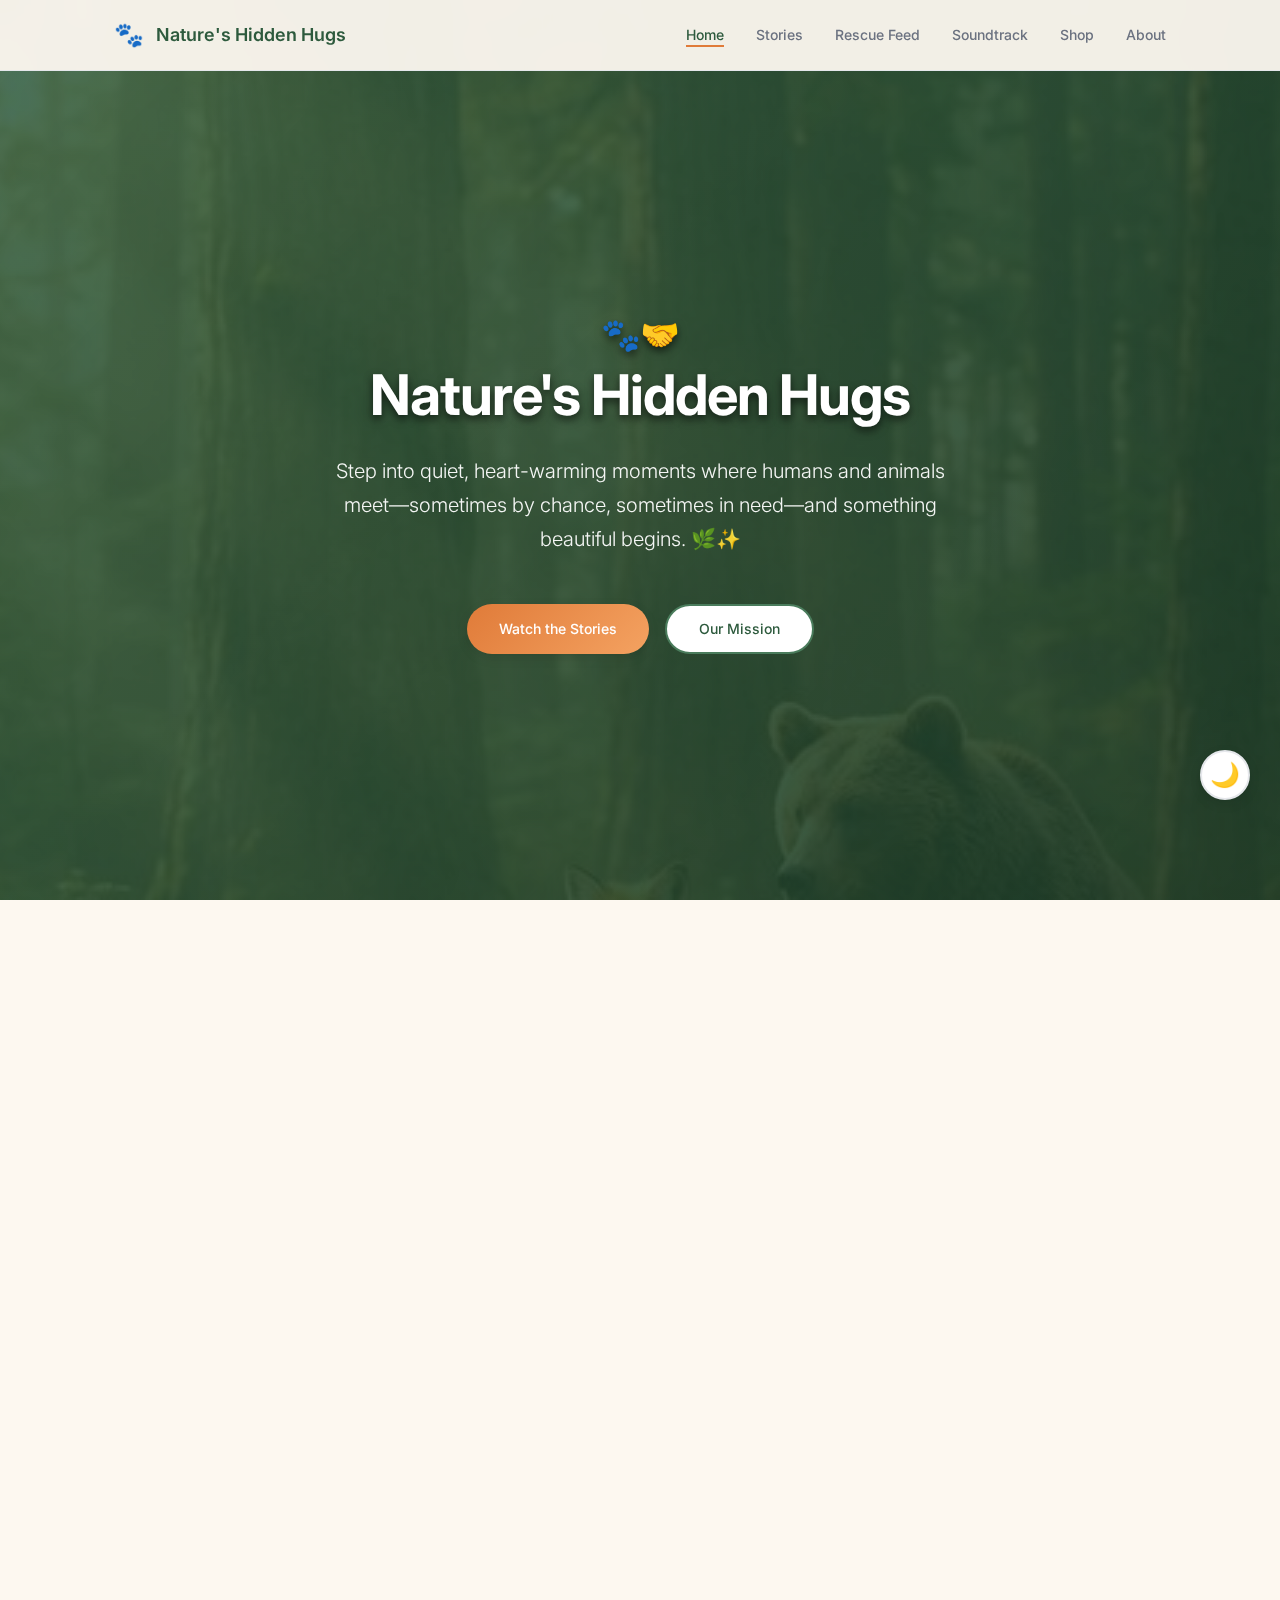
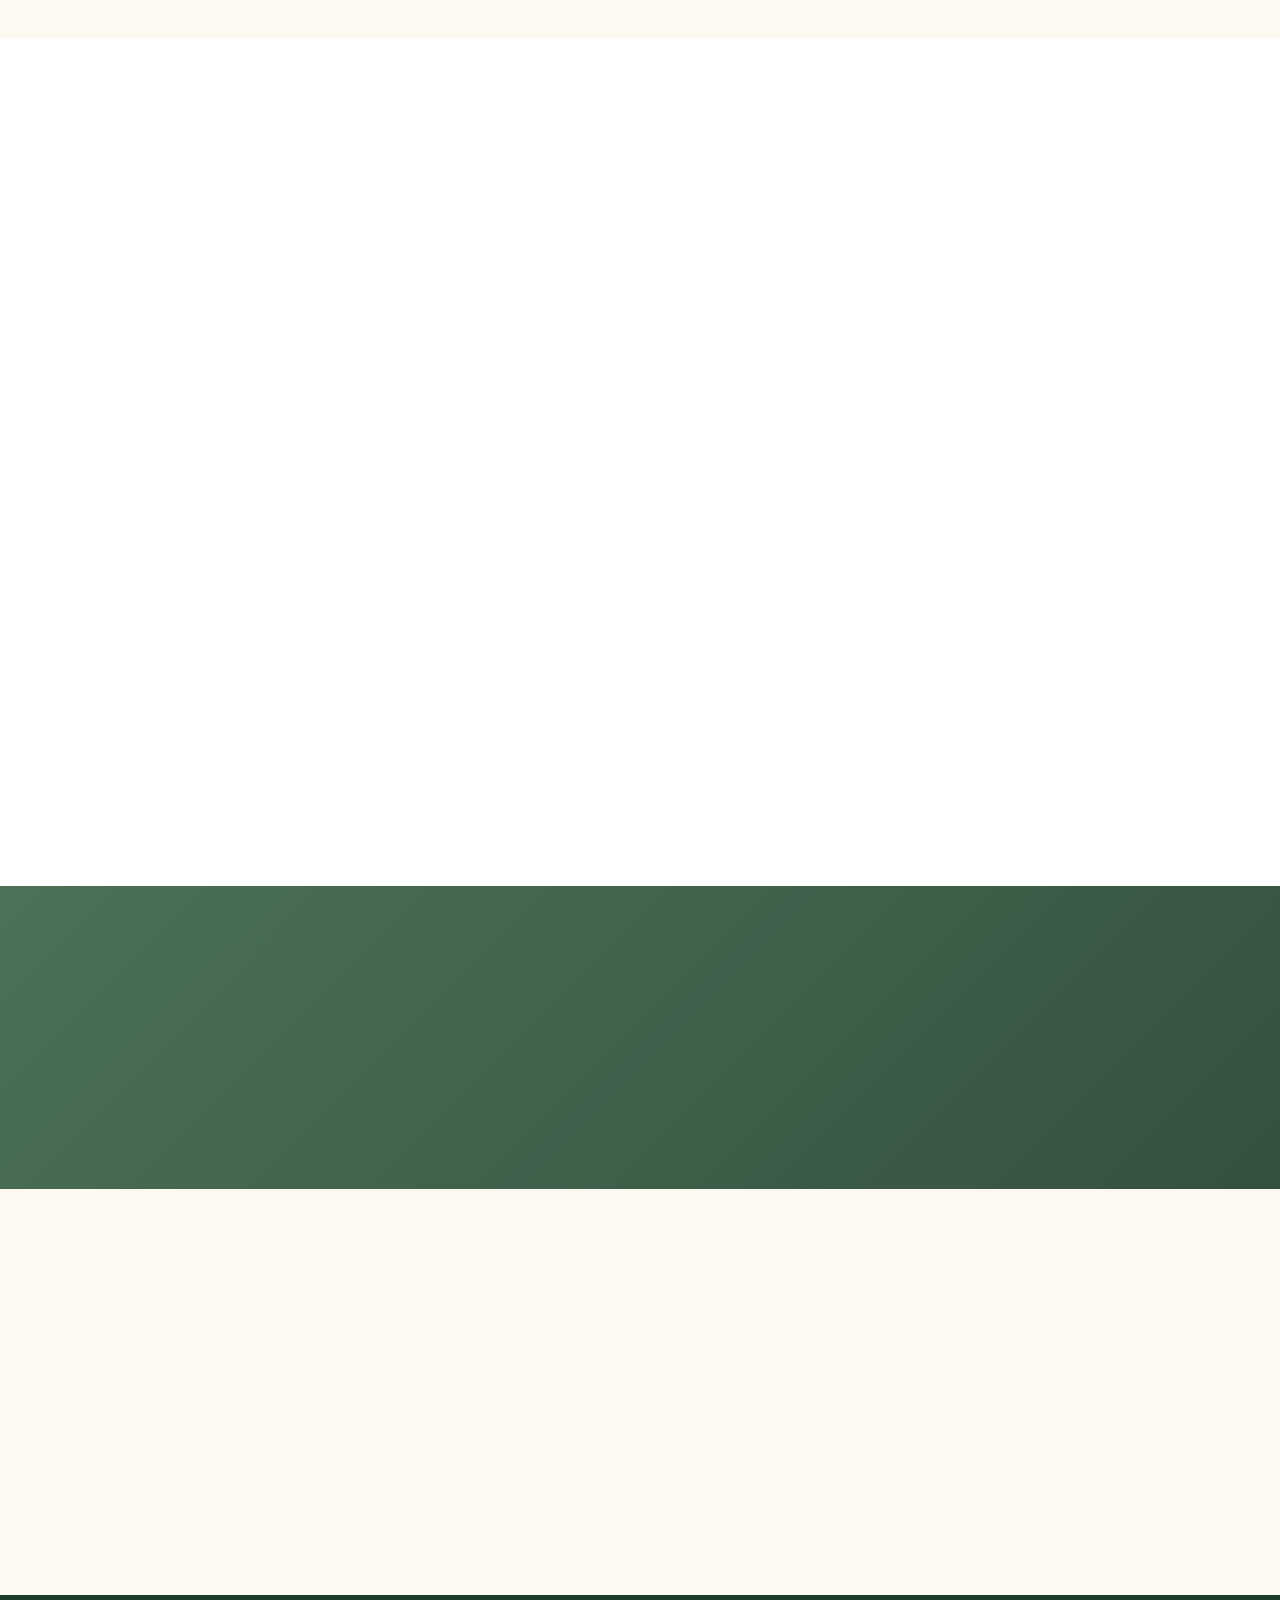
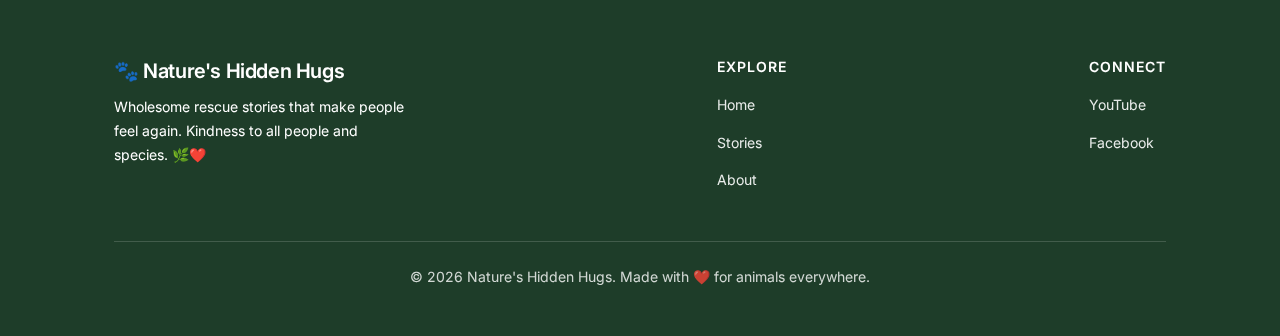
<file: index.html>
<!DOCTYPE html>
<html lang="en">

<head>
  <meta charset="UTF-8">
  <meta name="viewport" content="width=device-width, initial-scale=1.0">
  <meta name="description"
    content="Nature's Hidden Hugs - Wholesome rescue stories that make people feel again. Step into heart-warming moments where humans and animals meet.">
  <title>Nature's Hidden Hugs — Wholesome Animal Stories</title>
  <link rel="stylesheet" href="css/styles.css">
  <link rel="icon"
    href="data:image/svg+xml,<svg xmlns='http://www.w3.org/2000/svg' viewBox='0 0 100 100'><text y='.9em' font-size='90'>🐾</text></svg>">
</head>

<body>
  <!-- Navigation -->
  <nav class="nav">
    <div class="nav-container">
      <a href="index.html" class="nav-logo">
        <span>🐾</span> Nature's Hidden Hugs
      </a>
      <ul class="nav-links">
        <li><a href="index.html" class="nav-link active">Home</a></li>
        <li><a href="stories.html" class="nav-link">Stories</a></li>
        <li><a href="rescues.html" class="nav-link">Rescue Feed</a></li>
        <li><a href="soundtrack.html" class="nav-link">Soundtrack</a></li>
        <li><a href="shop.html" class="nav-link">Shop</a></li>
        <li><a href="about.html" class="nav-link">About</a></li>
      </ul>
      <button class="nav-toggle" aria-label="Toggle navigation">
        <span></span>
        <span></span>
        <span></span>
      </button>
    </div>
  </nav>

  <!-- Hero Section -->
  <section class="hero">
    <div class="hero-bg custom-image">
      <img src="assets/img/hero.png" alt="Forest animals gathering peacefully">
    </div>
    <div class="hero-overlay"></div>
    <div class="hero-content">
      <h1 class="hero-title">
        <span>🐾🤝</span>
        Nature's Hidden Hugs
      </h1>
      <p class="hero-subtitle">
        Step into quiet, heart-warming moments where humans and animals meet—sometimes by chance, sometimes in need—and
        something beautiful begins. 🌿✨
      </p>
      <div class="hero-ctas">
        <a href="stories.html" class="btn btn-primary">Watch the Stories</a>
        <a href="about.html" class="btn btn-secondary">Our Mission</a>
      </div>
    </div>
  </section>

  <!-- Stats Bar -->
  <section class="stats-bar reveal">
    <div class="stat-item">
      <div class="stat-number">42K+</div>
      <div class="stat-label">Facebook Followers</div>
    </div>
    <div class="stat-item">
      <div class="stat-number">7.8K</div>
      <div class="stat-label">YouTube Subscribers</div>
    </div>
    <div class="stat-item">
      <div class="stat-number">3.3M+</div>
      <div class="stat-label">Video Views</div>
    </div>
  </section>

  <!-- What This Is Section -->
  <section class="section">
    <div class="container">
      <h2 class="text-center reveal">What We're About</h2>
      <p class="text-center text-muted reveal" style="max-width: 600px; margin: 0 auto var(--space-2xl);">
        A safe corner of the internet where kindness to all creatures takes center stage.
      </p>
      <div class="grid grid-3 reveal-stagger">
        <div class="card feature-card">
          <div class="icon">🎬</div>
          <h3 class="card-title">Rescue Stories</h3>
          <p class="card-text">Heart-warming videos that showcase the beautiful bond between humans and animals in their
            most vulnerable moments.</p>
        </div>
        <div class="card feature-card">
          <div class="icon">💬</div>
          <h3 class="card-title">Community</h3>
          <p class="card-text">Join 42,000+ followers who share a love for wholesome content and celebrate acts of
            kindness together.</p>
        </div>
        <div class="card feature-card">
          <div class="icon">❤️</div>
          <h3 class="card-title">Support the Mission</h3>
          <p class="card-text">Every view, share, and kind word helps spread the message that compassion makes the world
            a better place.</p>
        </div>
      </div>
    </div>
  </section>

  <!-- Featured Stories Section -->
  <section class="section" style="background: var(--color-white);">
    <div class="container">
      <h2 class="text-center reveal">Featured Stories</h2>
      <p class="text-center text-muted reveal" style="max-width: 600px; margin: 0 auto var(--space-2xl);">
        Every video is a chapter. Dive into these heart-warming tales.
      </p>
      <div class="story-grid reveal-stagger" id="featured-stories">
        <!-- Stories loaded via JS -->
      </div>
      <div class="text-center reveal" style="margin-top: var(--space-2xl);">
        <a href="stories.html" class="btn btn-primary">View All Stories</a>
      </div>
    </div>
  </section>

  <!-- CTA Banner -->
  <section class="cta-banner">
    <div class="container reveal">
      <h2>Join the Journey</h2>
      <p>Follow along for new stories every week. Together, we celebrate the quiet heroes and the animals they help.</p>
      <div style="display: flex; gap: var(--space-md); justify-content: center; flex-wrap: wrap;">
        <a href="stories.html" class="btn btn-primary">Watch Stories</a>
        <a href="https://www.facebook.com/profile.php?id=61585668806088" target="_blank" rel="noopener"
          class="btn btn-secondary" style="border-color: white; color: white;">Follow on Facebook</a>
      </div>
    </div>
  </section>

  <!-- Newsletter Section -->
  <section class="newsletter-section reveal">
    <div class="container">
      <h2>🌿 Get New Stories First</h2>
      <p>Join the community and receive our latest heartwarming videos before anyone else.</p>
      <form class="newsletter-form">
        <input type="email" placeholder="Enter your email" required>
        <button type="submit">Subscribe</button>
      </form>
      <p class="newsletter-disclaimer">We respect your privacy. Unsubscribe anytime.</p>
    </div>
  </section>

  <!-- Footer -->
  <footer class="footer">
    <div class="container">
      <div class="footer-content">
        <div class="footer-brand">
          <h3>🐾 Nature's Hidden Hugs</h3>
          <p>Wholesome rescue stories that make people feel again. Kindness to all people and species. 🌿❤️</p>
        </div>
        <div class="footer-links">
          <h4>Explore</h4>
          <ul>
            <li><a href="index.html">Home</a></li>
            <li><a href="stories.html">Stories</a></li>
            <li><a href="about.html">About</a></li>
          </ul>
        </div>
        <div class="footer-links">
          <h4>Connect</h4>
          <ul>
            <li><a href="https://www.youtube.com/@Natureshiddenhugs" target="_blank" rel="noopener">YouTube</a></li>
            <li><a href="https://www.facebook.com/profile.php?id=61585668806088" target="_blank"
                rel="noopener">Facebook</a></li>
          </ul>
        </div>
      </div>
      <div class="footer-bottom">
        <p>© 2026 Nature's Hidden Hugs. Made with ❤️ for animals everywhere.</p>
      </div>
    </div>
  </footer>

  <script src="js/main.js"></script>
  <script>
    // Load featured stories on home page
    document.addEventListener('DOMContentLoaded', function () {
      const featuredContainer = document.getElementById('featured-stories');
      if (featuredContainer && typeof shorts !== 'undefined') {
        // Show first 6 shorts
        if (shorts.length > 0) {
          const featured = shorts.slice(0, 6);
          featured.forEach(story => {
            featuredContainer.appendChild(createStoryCard(story));
          });
        } else {
          featuredContainer.innerHTML = '<p class="text-center text-muted col-12">No shorts available at the moment. Check back soon!</p>';
        }
      }
    });
  </script>
</body>

</html>
</file>
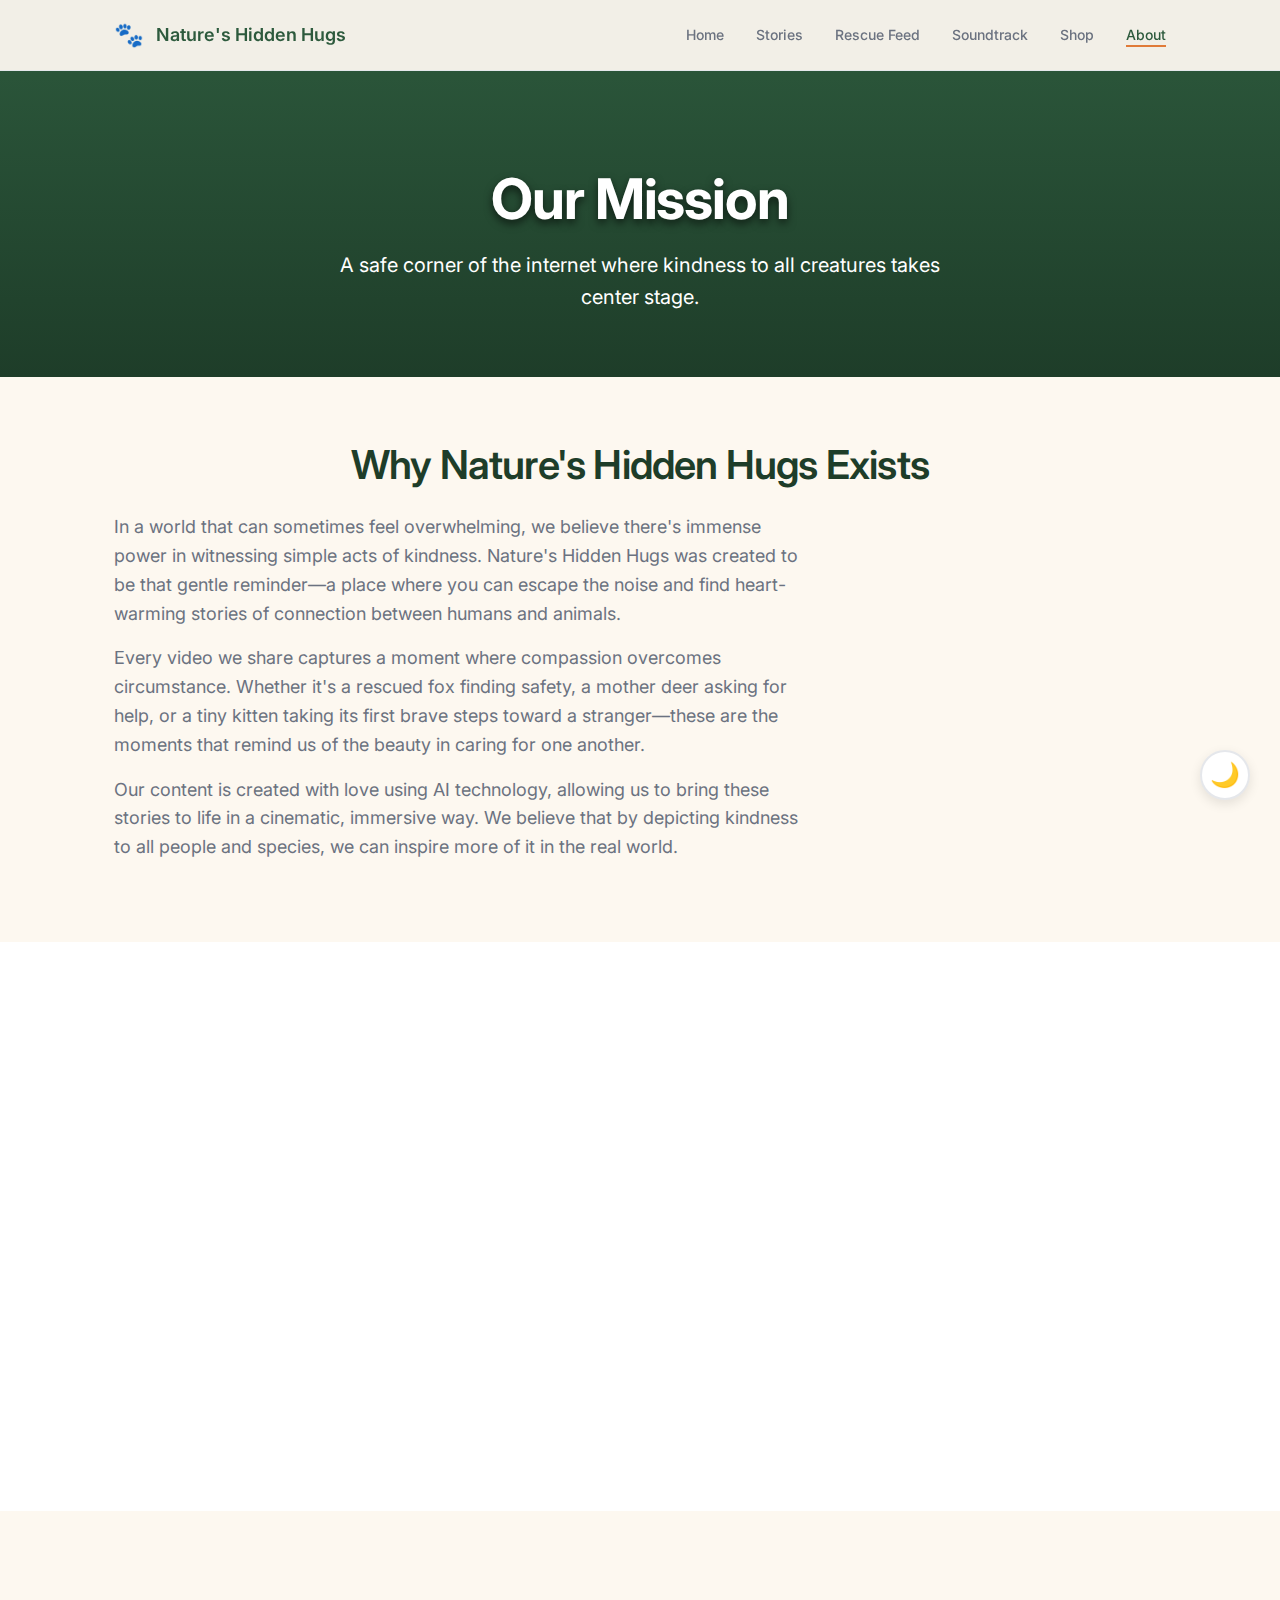
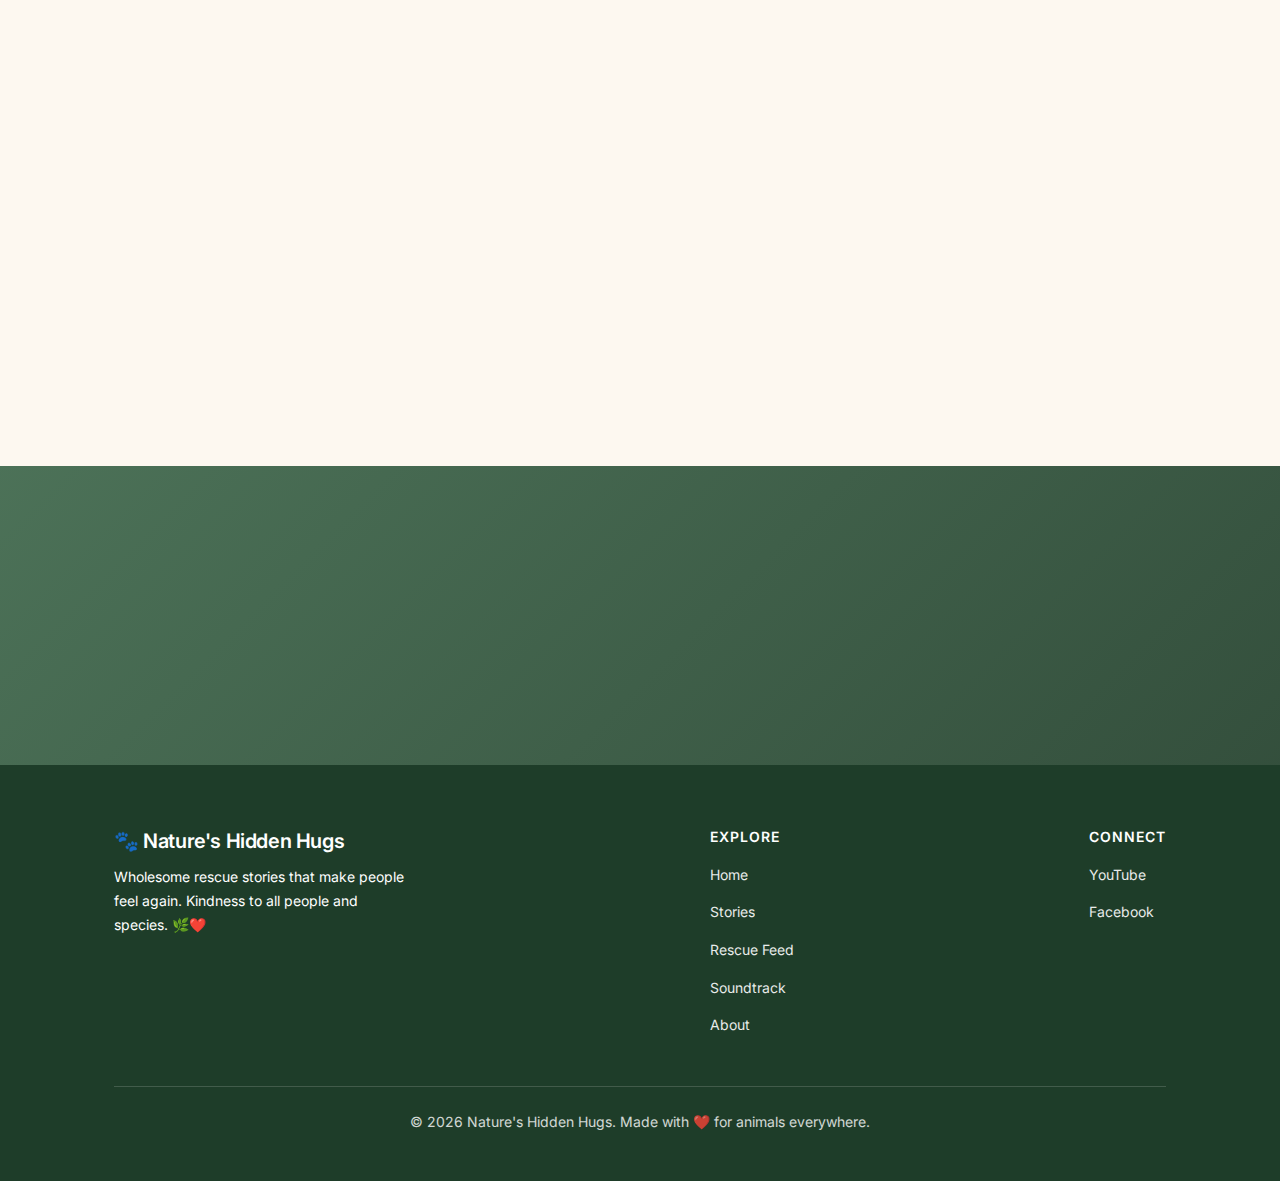
<file: about.html>
<!DOCTYPE html>
<html lang="en">

<head>
    <meta charset="UTF-8">
    <meta name="viewport" content="width=device-width, initial-scale=1.0">
    <meta name="description"
        content="Learn about Nature's Hidden Hugs - our mission to share wholesome rescue stories and spread kindness to all creatures.">
    <title>About — Nature's Hidden Hugs</title>
    <link rel="stylesheet" href="css/styles.css">
    <link rel="icon"
        href="data:image/svg+xml,<svg xmlns='http://www.w3.org/2000/svg' viewBox='0 0 100 100'><text y='.9em' font-size='90'>🐾</text></svg>">
</head>

<body>
    <!-- Navigation -->
    <nav class="nav">
        <div class="nav-container">
            <a href="index.html" class="nav-logo">
                <span>🐾</span> Nature's Hidden Hugs
            </a>
            <ul class="nav-links">
                <li><a href="index.html" class="nav-link">Home</a></li>
                <li><a href="stories.html" class="nav-link">Stories</a></li>
                <li><a href="rescues.html" class="nav-link">Rescue Feed</a></li>
                <li><a href="soundtrack.html" class="nav-link">Soundtrack</a></li>
                <li><a href="shop.html" class="nav-link">Shop</a></li>
                <li><a href="about.html" class="nav-link active">About</a></li>
            </ul>
            <button class="nav-toggle" aria-label="Toggle navigation">
                <span></span>
                <span></span>
                <span></span>
            </button>
        </div>
    </nav>

    <!-- Hero Lite -->
    <header class="hero-lite">
        <div class="container">
            <h1 class="reveal">Our Mission</h1>
            <p class="reveal">A safe corner of the internet where kindness to all creatures takes center stage.</p>
        </div>
    </header>

    <!-- Why It Exists -->
    <section class="content-section">
        <div class="container">
            <h2 class="reveal">Why Nature's Hidden Hugs Exists</h2>
            <div class="reveal">
                <p>
                    In a world that can sometimes feel overwhelming, we believe there's immense power in witnessing
                    simple acts of kindness. Nature's Hidden Hugs was created to be that gentle reminder—a place where
                    you can escape the noise and find heart-warming stories of connection between humans and animals.
                </p>
                <p>
                    Every video we share captures a moment where compassion overcomes circumstance. Whether it's a
                    rescued fox finding safety, a mother deer asking for help, or a tiny kitten taking its first brave
                    steps toward a stranger—these are the moments that remind us of the beauty in caring for one
                    another.
                </p>
                <p>
                    Our content is created with love using AI technology, allowing us to bring these stories to life in
                    a cinematic, immersive way. We believe that by depicting kindness to all people and species, we can
                    inspire more of it in the real world.
                </p>
            </div>
        </div>
    </section>

    <!-- What You'll Find -->
    <section class="content-section text-center" style="background: var(--color-white);">
        <div class="container">
            <h2 class="reveal">What You'll Find Here</h2>
            <div class="grid grid-3 reveal-stagger" style="margin-top: var(--space-2xl);">
                <div class="card feature-card">
                    <div class="icon">🌟</div>
                    <h3 class="card-title">Stories of Hope</h3>
                    <p class="card-text">Heart-warming rescue narratives that show the best of humanity and the
                        resilience of animals.</p>
                </div>
                <div class="card feature-card">
                    <div class="icon">🌿</div>
                    <h3 class="card-title">A Peaceful Escape</h3>
                    <p class="card-text">A calm, wholesome space where you can step away from the chaos and feel
                        something beautiful.</p>
                </div>
                <div class="card feature-card">
                    <div class="icon">🤝</div>
                    <h3 class="card-title">A Growing Community</h3>
                    <p class="card-text">Over 42,000 followers who believe in spreading kindness and celebrating the
                        quiet heroes among us.</p>
                </div>
            </div>
        </div>
    </section>

    <!-- How You Can Support -->
    <section class="content-section">
        <div class="container text-center">
            <h2 class="reveal">How You Can Support</h2>
            <p class="reveal" style="max-width: 600px; margin: 0 auto var(--space-xl);">
                Every view, like, and share helps our message reach more hearts. Here's how you can be part of the
                journey:
            </p>
            <div class="grid grid-2 reveal-stagger" style="max-width: 600px; margin: 0 auto var(--space-2xl);">
                <div style="padding: var(--space-lg); text-align: left;">
                    <h4 style="margin-bottom: var(--space-sm);">📺 Watch & Share</h4>
                    <p class="text-muted" style="font-size: var(--font-size-sm);">Explore our story library and share
                        your favorites with friends and family.</p>
                </div>
                <div style="padding: var(--space-lg); text-align: left;">
                    <h4 style="margin-bottom: var(--space-sm);">💬 Join the Community</h4>
                    <p class="text-muted" style="font-size: var(--font-size-sm);">Follow us on Facebook and YouTube to
                        be notified of new stories every week.</p>
                </div>
            </div>
            <div class="reveal" style="display: flex; gap: var(--space-md); justify-content: center; flex-wrap: wrap;">
                <a href="stories.html" class="btn btn-primary">Watch Stories</a>
                <a href="https://www.youtube.com/@Natureshiddenhugs" target="_blank" rel="noopener"
                    class="btn btn-secondary">Subscribe on YouTube</a>
            </div>
        </div>
    </section>

    <!-- CTA Banner -->
    <section class="cta-banner">
        <div class="container reveal">
            <h2>Ready to Feel Something Beautiful?</h2>
            <p>Dive into our story library and let these quiet moments of kindness warm your heart.</p>
            <a href="stories.html" class="btn btn-primary">Explore Stories</a>
        </div>
    </section>

    <!-- Footer -->
    <footer class="footer">
        <div class="container">
            <div class="footer-content">
                <div class="footer-brand">
                    <h3>🐾 Nature's Hidden Hugs</h3>
                    <p>Wholesome rescue stories that make people feel again. Kindness to all people and species. 🌿❤️
                    </p>
                </div>
                <div class="footer-links">
                    <h4>Explore</h4>
                    <ul>
                        <li><a href="index.html">Home</a></li>
                        <li><a href="stories.html">Stories</a></li>
                        <li><a href="rescues.html">Rescue Feed</a></li>
                        <li><a href="soundtrack.html">Soundtrack</a></li>
                        <li><a href="about.html">About</a></li>
                    </ul>
                </div>
                <div class="footer-links">
                    <h4>Connect</h4>
                    <ul>
                        <li><a href="https://www.youtube.com/@Natureshiddenhugs" target="_blank"
                                rel="noopener">YouTube</a></li>
                        <li><a href="https://www.facebook.com/profile.php?id=61585668806088" target="_blank"
                                rel="noopener">Facebook</a></li>
                    </ul>
                </div>
            </div>
            <div class="footer-bottom">
                <p>© 2026 Nature's Hidden Hugs. Made with ❤️ for animals everywhere.</p>
            </div>
        </div>
    </footer>

    <script src="js/main.js"></script>
</body>

</html>
</file>
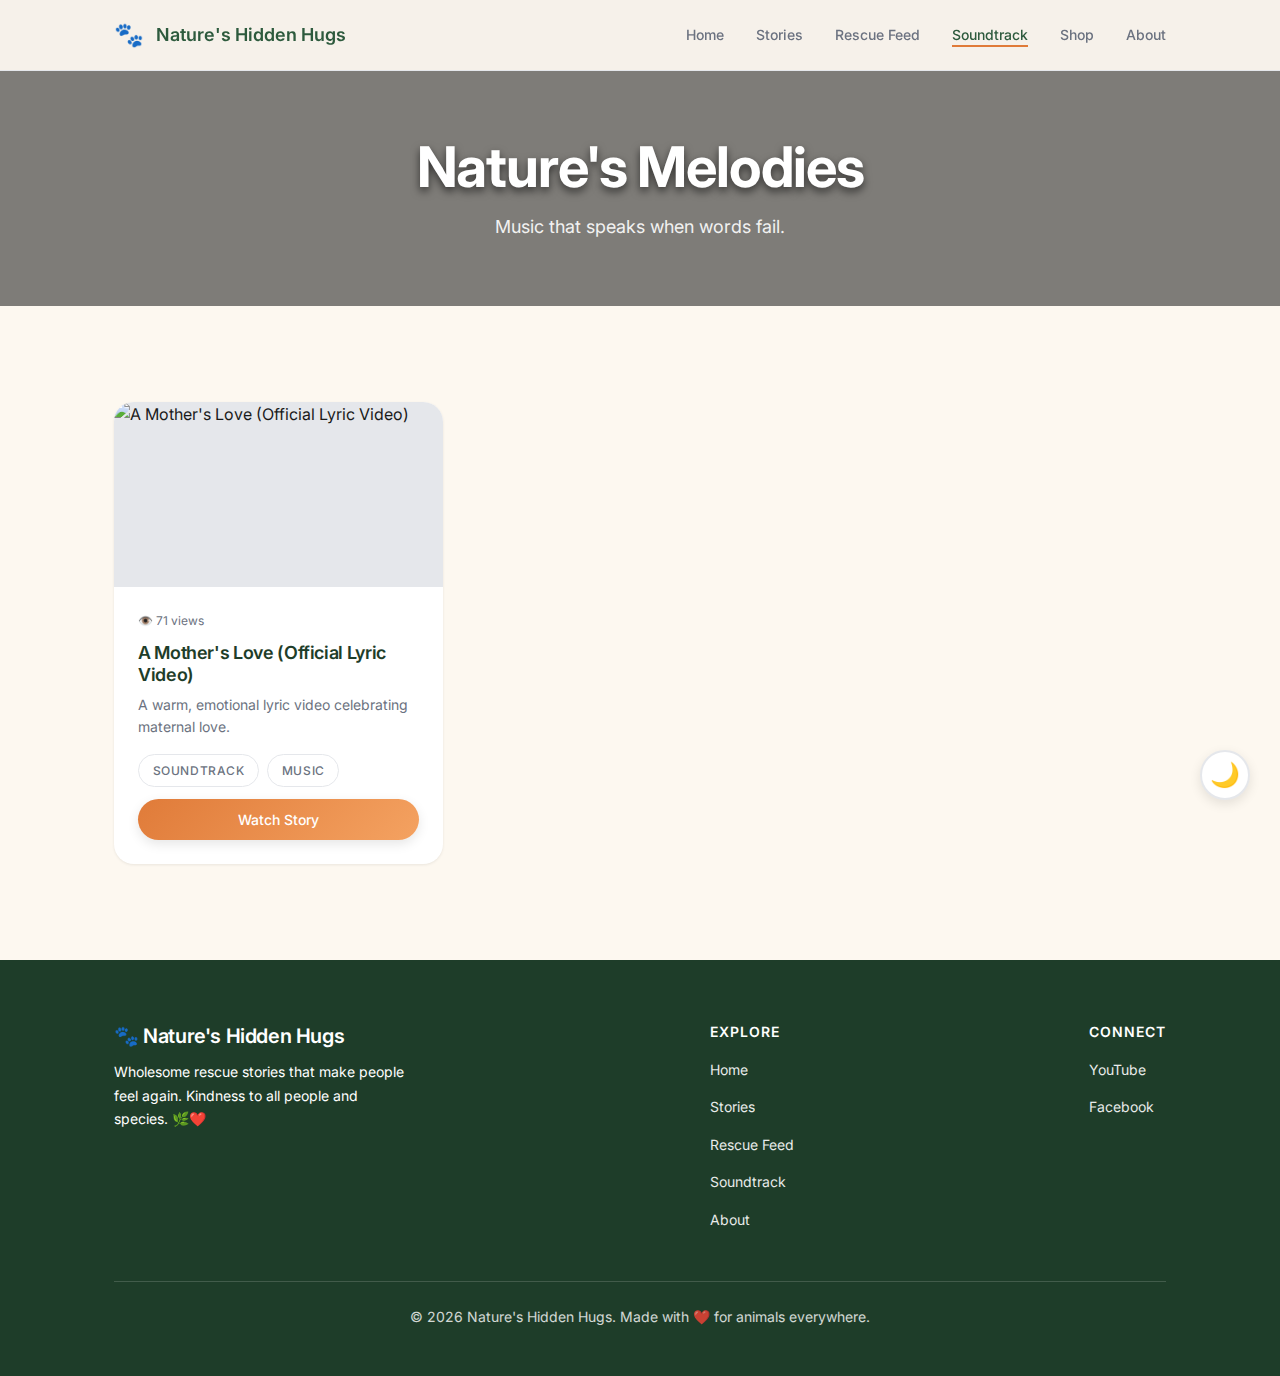
<file: soundtrack.html>
<!DOCTYPE html>
<html lang="en">

<head>
    <meta charset="UTF-8">
    <meta name="viewport" content="width=device-width, initial-scale=1.0">
    <meta name="description"
        content="Listen to the soothing soundtracks of Nature's Hidden Hugs. Music that heals and inspires.">
    <title>Soundtrack — Nature's Hidden Hugs</title>
    <link rel="stylesheet" href="css/styles.css">
    <link rel="icon"
        href="data:image/svg+xml,<svg xmlns='http://www.w3.org/2000/svg' viewBox='0 0 100 100'><text y='.9em' font-size='90'>🎵</text></svg>">
</head>

<body>
    <!-- Navigation -->
    <nav class="nav">
        <div class="nav-container">
            <a href="index.html" class="nav-logo">
                <span>🐾</span> Nature's Hidden Hugs
            </a>
            <ul class="nav-links">
                <li><a href="index.html" class="nav-link">Home</a></li>
                <li><a href="stories.html" class="nav-link">Stories</a></li>
                <li><a href="rescues.html" class="nav-link">Rescue Feed</a></li>
                <li><a href="soundtrack.html" class="nav-link active">Soundtrack</a></li>
                <li><a href="shop.html" class="nav-link">Shop</a></li>
                <li><a href="about.html" class="nav-link">About</a></li>
            </ul>
            <button class="nav-toggle" aria-label="Toggle navigation">
                <span></span>
                <span></span>
                <span></span>
                <span></span>
            </button>
        </div>
    </nav>

    <!-- Page Header -->
    <header class="page-header"
        style="background-image: linear-gradient(rgba(0,0,0,0.5), rgba(0,0,0,0.5)), url('https://images.unsplash.com/photo-1441974231531-c6227db76b6e?w=1920&h=800&fit=crop');">
        <div class="container">
            <h1>Nature's Melodies</h1>
            <p>Music that speaks when words fail.</p>
        </div>
    </header>

    <!-- Soundtrack Grid -->
    <section class="section">
        <div class="container">
            <div class="story-grid reveal-stagger" id="soundtrack-grid">
                <!-- Soundtracks rendered via JS -->
            </div>
        </div>
    </section>

    <!-- Video Modal -->
    <div class="modal-overlay" id="video-modal">
        <div class="modal-content">
            <button class="modal-close" id="modal-close">✕</button>
            <iframe id="video-iframe" src=""
                allow="accelerometer; autoplay; clipboard-write; encrypted-media; gyroscope; picture-in-picture; web-share"
                referrerpolicy="strict-origin-when-cross-origin" playsinline allowfullscreen></iframe>
        </div>
    </div>

    <!-- Footer -->
    <footer class="footer">
        <div class="container">
            <div class="footer-content">
                <div class="footer-brand">
                    <h3>🐾 Nature's Hidden Hugs</h3>
                    <p>Wholesome rescue stories that make people feel again. Kindness to all people and species. 🌿❤️
                    </p>
                </div>
                <div class="footer-links">
                    <h4>Explore</h4>
                    <ul>
                        <li><a href="index.html">Home</a></li>
                        <li><a href="stories.html">Stories</a></li>
                        <li><a href="rescues.html">Rescue Feed</a></li>
                        <li><a href="soundtrack.html">Soundtrack</a></li>
                        <li><a href="about.html">About</a></li>
                    </ul>
                </div>
                <div class="footer-links">
                    <h4>Connect</h4>
                    <ul>
                        <li><a href="https://www.youtube.com/@Natureshiddenhugs" target="_blank"
                                rel="noopener">YouTube</a></li>
                        <li><a href="https://www.facebook.com/profile.php?id=61585668806088" target="_blank"
                                rel="noopener">Facebook</a></li>
                    </ul>
                </div>
            </div>
            <div class="footer-bottom">
                <p>© 2026 Nature's Hidden Hugs. Made with ❤️ for animals everywhere.</p>
            </div>
        </div>
    </footer>

    <script src="js/main.js"></script>
    <script>
        // Initialize soundtrack page
        document.addEventListener('DOMContentLoaded', function () {
            const soundtrackGrid = document.getElementById('soundtrack-grid');

            // Render soundtracks
            if (typeof soundtracks !== 'undefined' && soundtrackGrid) {
                soundtrackGrid.innerHTML = '';
                soundtracks.forEach(track => {
                    const card = createStoryCard(track);
                    // Ensure the button says "Listen" or similar if we wanted, 
                    // but createStoryCard defaults to "Watch Story" which is fine for video.
                    soundtrackGrid.appendChild(card);
                });
                // Re-run reveal animations
                initScrollReveal();
            }
        });
    </script>
</body>

</html>
</file>
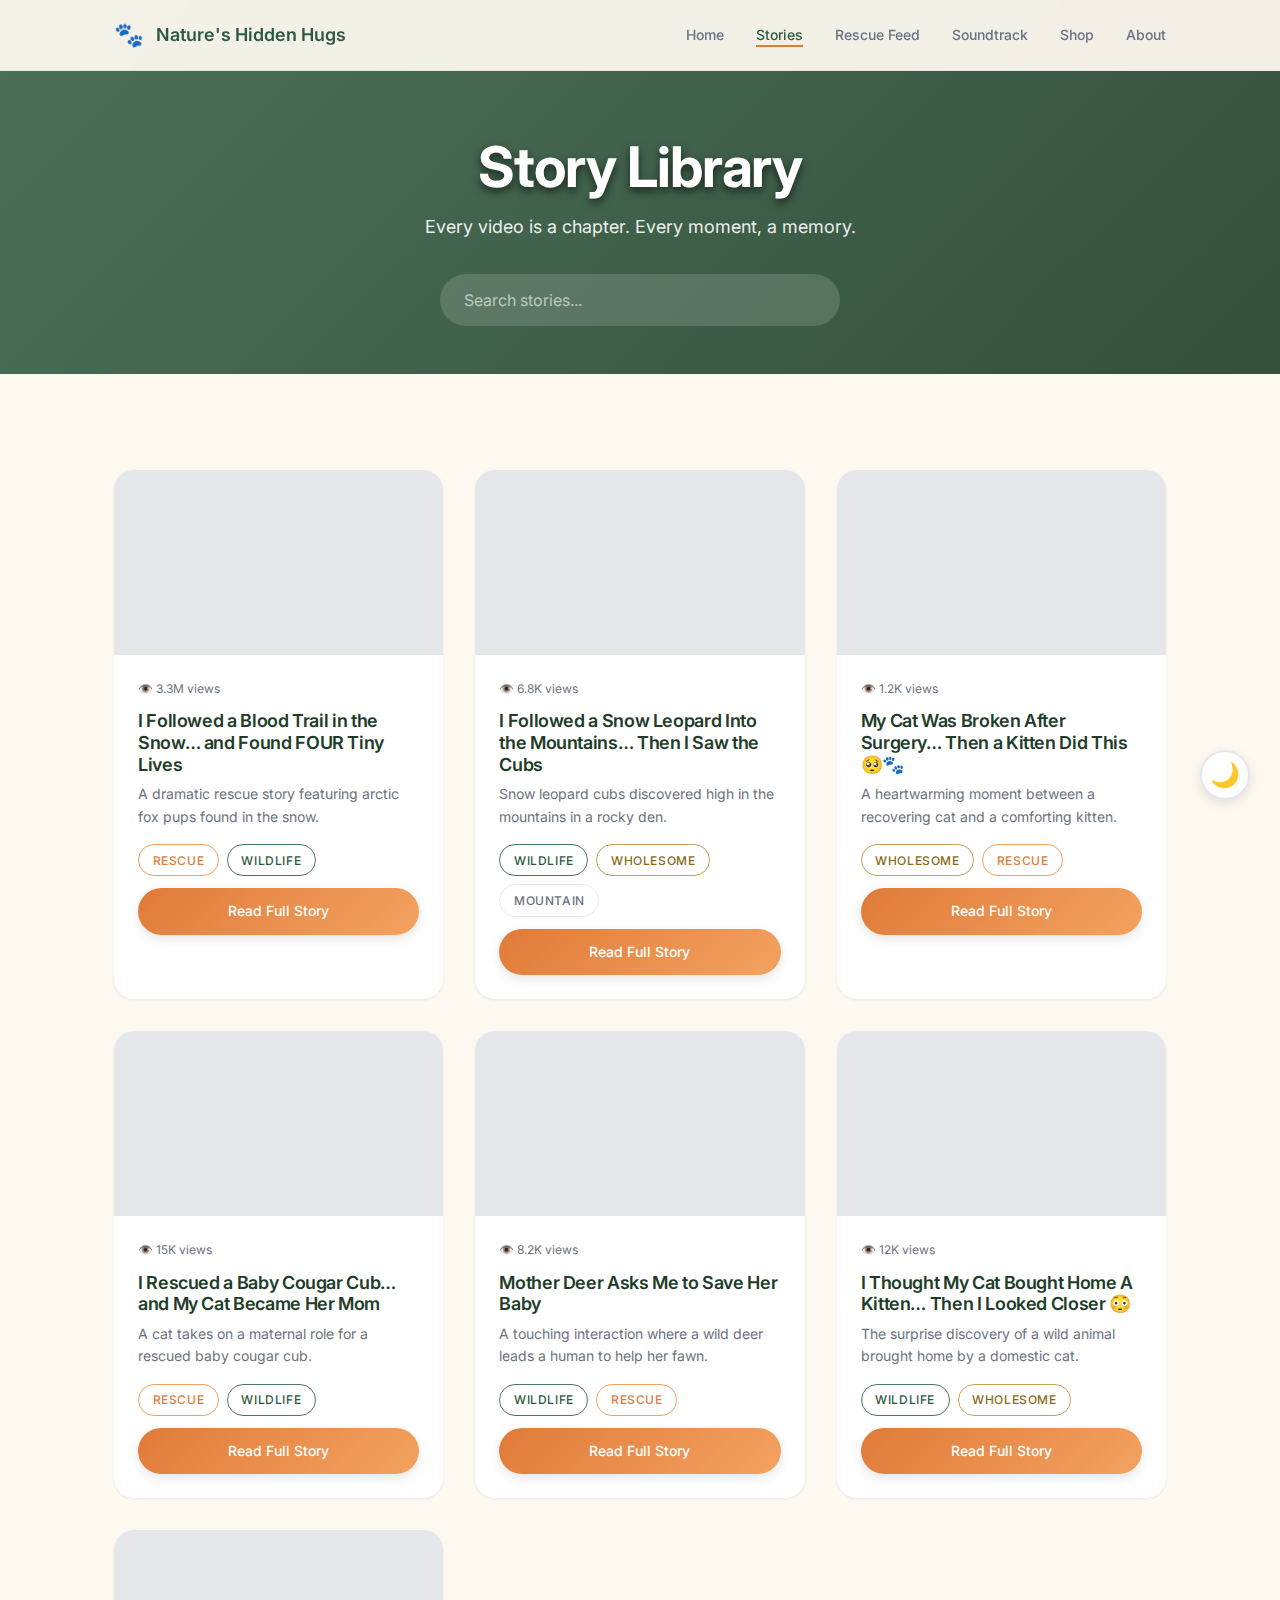
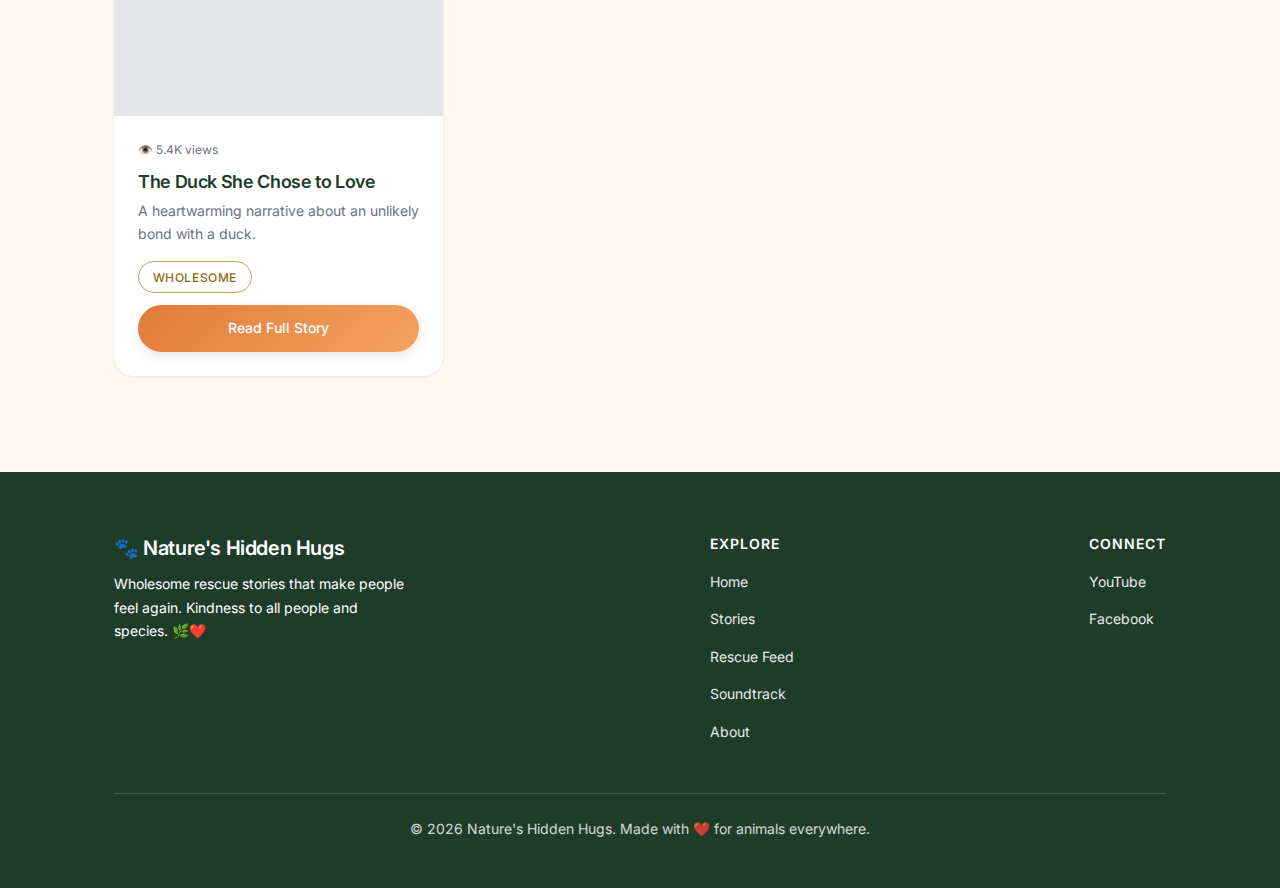
<file: stories.html>
<!DOCTYPE html>
<html lang="en">

<head>
    <meta charset="UTF-8">
    <meta name="viewport" content="width=device-width, initial-scale=1.0">
    <meta name="description"
        content="Watch heart-warming animal rescue stories from Nature's Hidden Hugs. Every video is a chapter in our journey of kindness.">
    <title>Story Library — Nature's Hidden Hugs</title>
    <link rel="stylesheet" href="css/styles.css">
    <link rel="icon"
        href="data:image/svg+xml,<svg xmlns='http://www.w3.org/2000/svg' viewBox='0 0 100 100'><text y='.9em' font-size='90'>🐾</text></svg>">
</head>

<body>
    <!-- Navigation -->
    <nav class="nav">
        <div class="nav-container">
            <a href="index.html" class="nav-logo">
                <span>🐾</span> Nature's Hidden Hugs
            </a>
            <ul class="nav-links">
                <li><a href="index.html" class="nav-link">Home</a></li>
                <li><a href="stories.html" class="nav-link active">Stories</a></li>
                <li><a href="rescues.html" class="nav-link">Rescue Feed</a></li>
                <li><a href="soundtrack.html" class="nav-link">Soundtrack</a></li>
                <li><a href="shop.html" class="nav-link">Shop</a></li>
                <li><a href="about.html" class="nav-link">About</a></li>
            </ul>
            <button class="nav-toggle" aria-label="Toggle navigation">
                <span></span>
                <span></span>
                <span></span>
            </button>
        </div>
    </nav>

    <!-- Page Header -->
    <header class="page-header">
        <div class="container">
            <h1>Story Library</h1>
            <p>Every video is a chapter. Every moment, a memory.</p>
            <div class="search-container">
                <input type="text" class="search-input" id="search-input" placeholder="Search stories...">
            </div>
        </div>
    </header>

    <!-- Story Grid -->
    <section class="section">
        <div class="container">
            <div class="story-grid reveal-stagger" id="story-grid">
                <!-- Stories rendered via JS -->
            </div>
            <p id="no-results"
                style="display: none; text-align: center; color: var(--color-gray); padding: var(--space-2xl);">
                No stories found matching your search. Try a different term.
            </p>
        </div>
    </section>

    <!-- Video Modal -->
    <div class="modal-overlay" id="video-modal">
        <div class="modal-content">
            <button class="modal-close" id="modal-close">✕</button>
            <iframe id="video-iframe" src=""
                allow="accelerometer; autoplay; clipboard-write; encrypted-media; gyroscope; picture-in-picture"
                allowfullscreen></iframe>
        </div>
    </div>

    <!-- Footer -->
    <footer class="footer">
        <div class="container">
            <div class="footer-content">
                <div class="footer-brand">
                    <h3>🐾 Nature's Hidden Hugs</h3>
                    <p>Wholesome rescue stories that make people feel again. Kindness to all people and species. 🌿❤️
                    </p>
                </div>
                <div class="footer-links">
                    <h4>Explore</h4>
                    <ul>
                        <li><a href="index.html">Home</a></li>
                        <li><a href="stories.html">Stories</a></li>
                        <li><a href="rescues.html">Rescue Feed</a></li>
                        <li><a href="soundtrack.html">Soundtrack</a></li>
                        <li><a href="about.html">About</a></li>
                    </ul>
                </div>
                <div class="footer-links">
                    <h4>Connect</h4>
                    <ul>
                        <li><a href="https://www.youtube.com/@Natureshiddenhugs" target="_blank"
                                rel="noopener">YouTube</a></li>
                        <li><a href="https://www.facebook.com/profile.php?id=61585668806088" target="_blank"
                                rel="noopener">Facebook</a></li>
                    </ul>
                </div>
            </div>
            <div class="footer-bottom">
                <p>© 2026 Nature's Hidden Hugs. Made with ❤️ for animals everywhere.</p>
            </div>
        </div>
    </footer>

    <script src="js/main.js"></script>
    <script>
        // Initialize stories page
        document.addEventListener('DOMContentLoaded', function () {
            const storyGrid = document.getElementById('story-grid');
            const searchInput = document.getElementById('search-input');
            const noResults = document.getElementById('no-results');

            // Render all stories
            function renderStories(storiesToRender) {
                storyGrid.innerHTML = '';
                if (storiesToRender.length === 0) {
                    noResults.style.display = 'block';
                } else {
                    noResults.style.display = 'none';
                    storiesToRender.forEach(story => {
                        storyGrid.appendChild(createStoryCard(story));
                    });
                    // Re-run reveal animations
                    initScrollReveal();
                }
            }

            // Initial render
            if (typeof stories !== 'undefined') {
                renderStories(stories);
            }

            // Search functionality
            searchInput.addEventListener('input', function (e) {
                const query = e.target.value.toLowerCase().trim();
                if (query === '') {
                    renderStories(stories);
                } else {
                    const filtered = stories.filter(story =>
                        story.title.toLowerCase().includes(query) ||
                        story.desc.toLowerCase().includes(query)
                    );
                    renderStories(filtered);
                }
            });
        });
    </script>
</body>

</html>
</file>
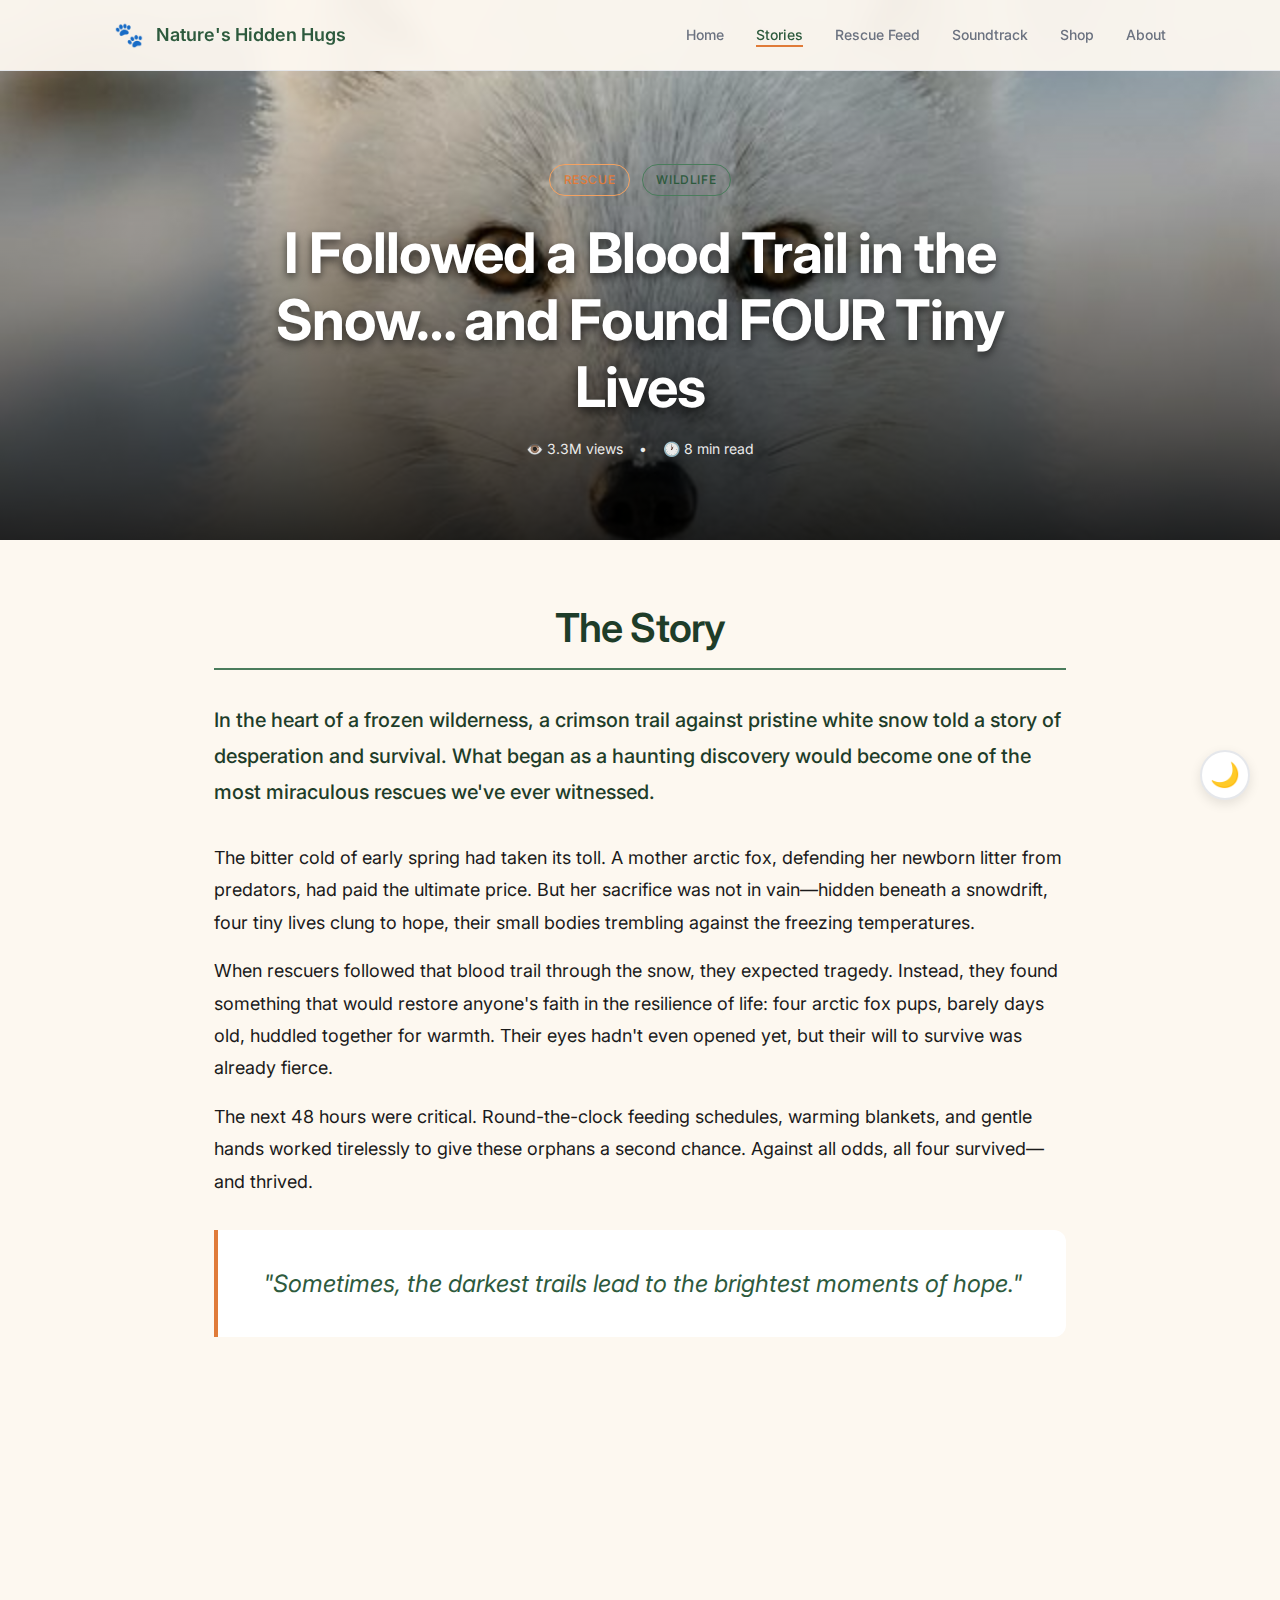
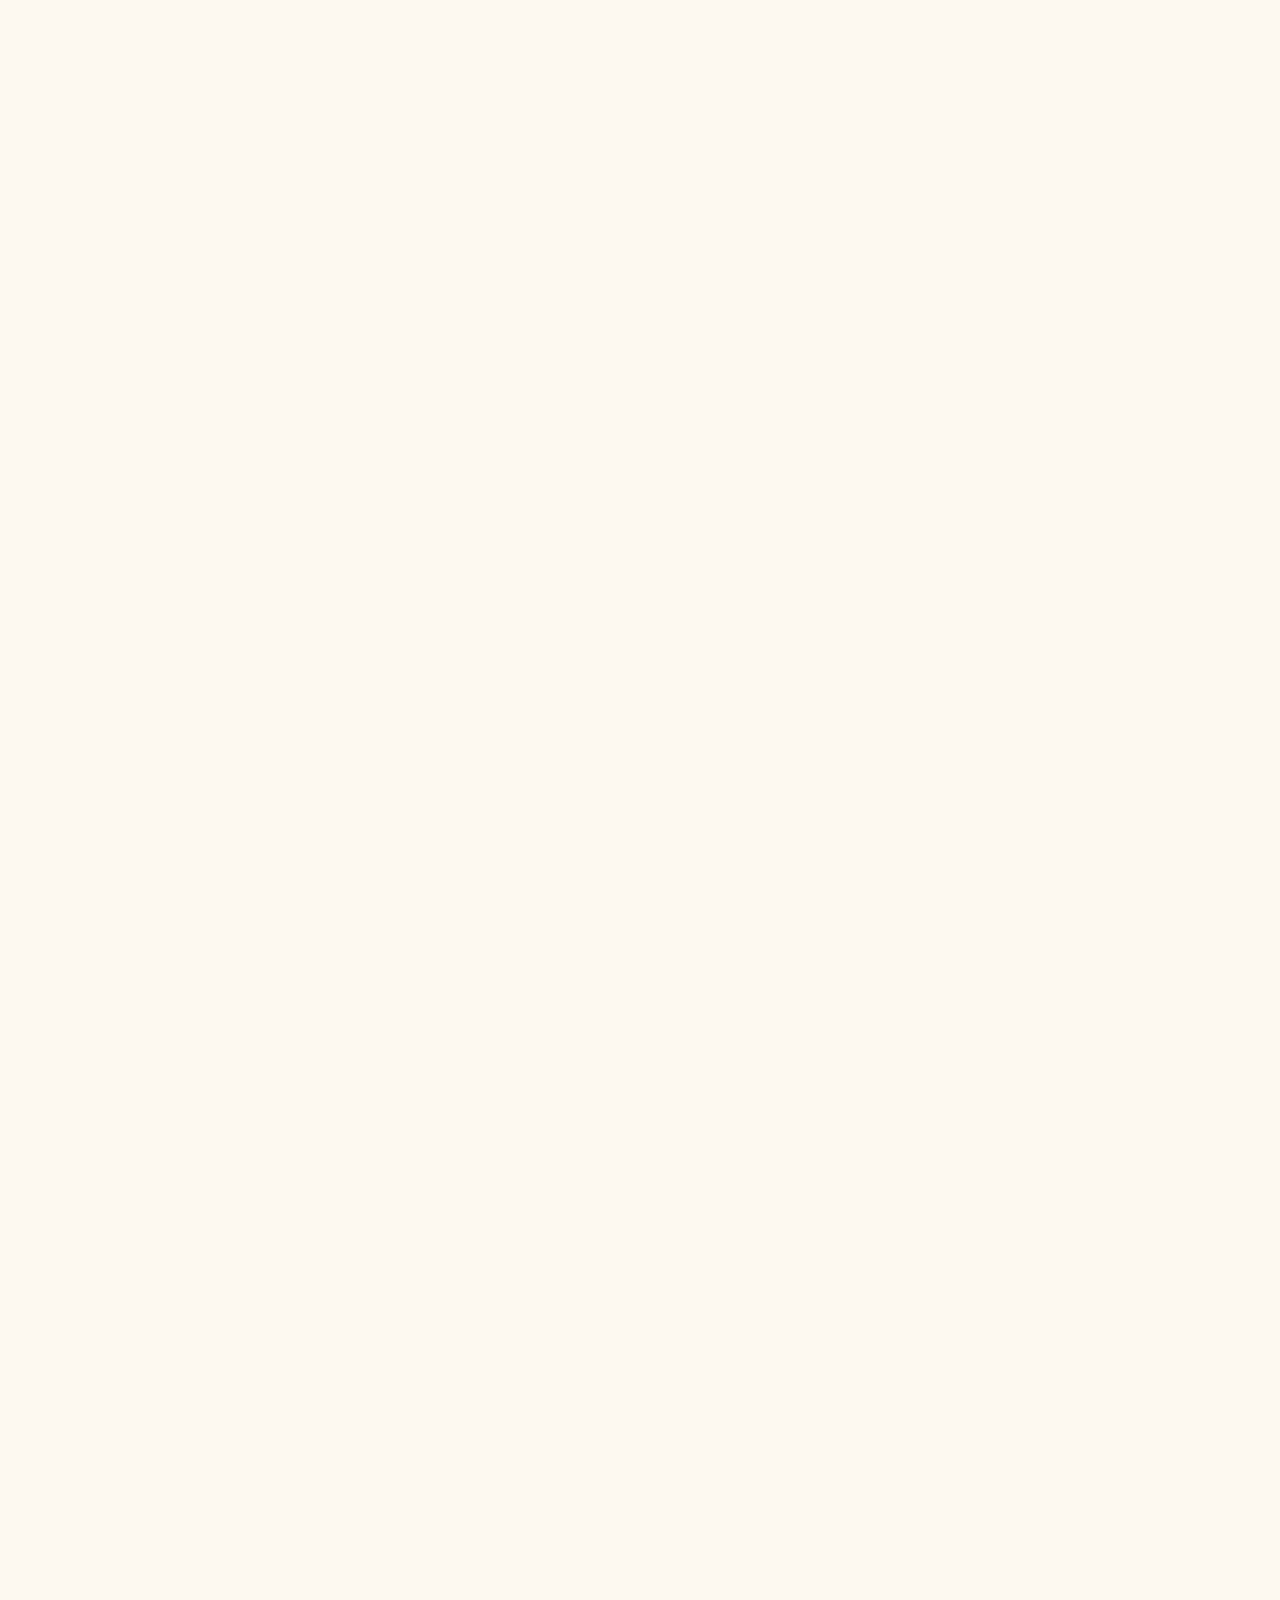
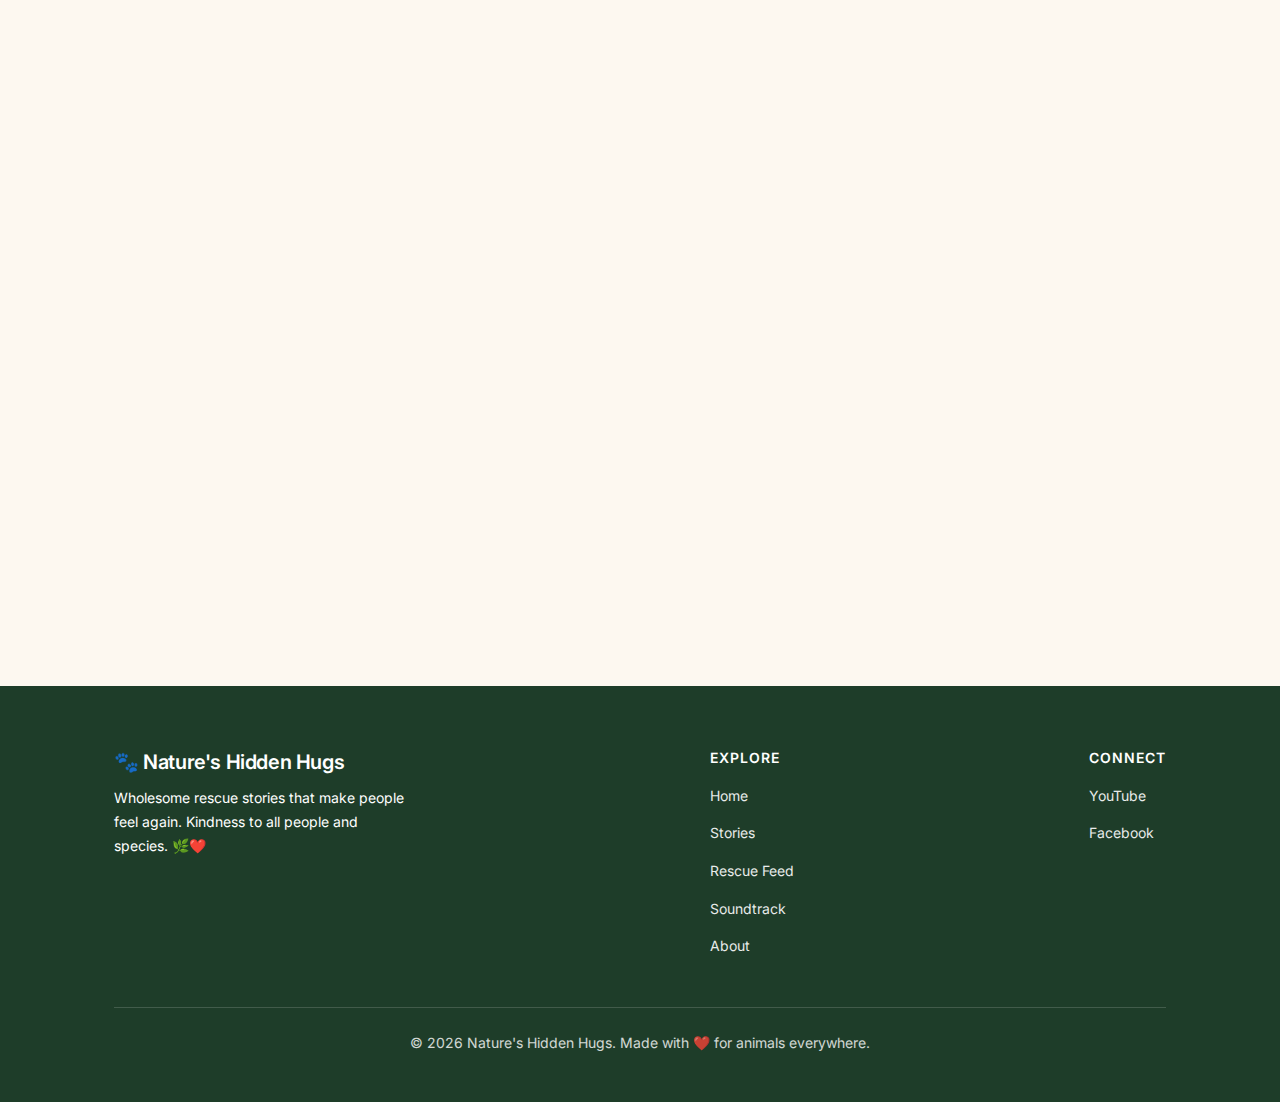
<file: stories/arctic-fox-rescue.html>
<!DOCTYPE html>
<html lang="en">

<head>
    <meta charset="UTF-8">
    <meta name="viewport" content="width=device-width, initial-scale=1.0">
    <meta name="description"
        content="I Followed a Blood Trail in the Snow and Found FOUR Tiny Lives - A dramatic rescue story featuring arctic fox pups found in the snow.">
    <title>Arctic Fox Rescue — Nature's Hidden Hugs</title>
    <link rel="stylesheet" href="../css/styles.css">
    <link rel="icon"
        href="data:image/svg+xml,<svg xmlns='http://www.w3.org/2000/svg' viewBox='0 0 100 100'><text y='.9em' font-size='90'>🐾</text></svg>">
</head>

<body>
    <!-- Navigation -->
    <nav class="nav">
        <div class="nav-container">
            <a href="../index.html" class="nav-logo">
                <span>🐾</span> Nature's Hidden Hugs
            </a>
            <ul class="nav-links">
                <li><a href="../index.html" class="nav-link">Home</a></li>
                <li><a href="../stories.html" class="nav-link active">Stories</a></li>
                <li><a href="../rescues.html" class="nav-link">Rescue Feed</a></li>
                <li><a href="../soundtrack.html" class="nav-link">Soundtrack</a></li>
                <li><a href="../shop.html" class="nav-link">Shop</a></li>
                <li><a href="../about.html" class="nav-link">About</a></li>
            </ul>
            <button class="nav-toggle" aria-label="Toggle navigation">
                <span></span>
                <span></span>
                <span></span>
            </button>
        </div>
    </nav>

    <!-- Story Hero -->
    <header class="story-hero">
        <div class="story-hero-bg">
            <img src="../images/characters/snow.png" alt="Snow - Arctic Fox Pup">
        </div>
        <div class="story-hero-overlay"></div>
        <div class="container story-hero-content">
            <div class="story-tags">
                <span class="pill-tag pill-tag--rescue">rescue</span>
                <span class="pill-tag pill-tag--wildlife">wildlife</span>
            </div>
            <h1>I Followed a Blood Trail in the Snow… and Found FOUR Tiny Lives</h1>
            <p class="story-meta">
                <span>👁️ 3.3M views</span>
                <span>•</span>
                <span>🕐 8 min read</span>
            </p>
        </div>
    </header>

    <!-- Story Content -->
    <main class="story-page">
        <div class="container">

            <!-- Emotional Synopsis -->
            <section class="story-synopsis reveal">
                <h2>The Story</h2>
                <div class="synopsis-content">
                    <p class="synopsis-lead">
                        In the heart of a frozen wilderness, a crimson trail against pristine white snow told a story of
                        desperation and survival. What began as a haunting discovery would become one of the most
                        miraculous rescues we've ever witnessed.
                    </p>
                    <p>
                        The bitter cold of early spring had taken its toll. A mother arctic fox, defending her newborn
                        litter from predators, had paid the ultimate price. But her sacrifice was not in vain—hidden
                        beneath a snowdrift, four tiny lives clung to hope, their small bodies trembling against the
                        freezing temperatures.
                    </p>
                    <p>
                        When rescuers followed that blood trail through the snow, they expected tragedy. Instead, they
                        found something that would restore anyone's faith in the resilience of life: four arctic fox
                        pups, barely days old, huddled together for warmth. Their eyes hadn't even opened yet, but their
                        will to survive was already fierce.
                    </p>
                    <p>
                        The next 48 hours were critical. Round-the-clock feeding schedules, warming blankets, and gentle
                        hands worked tirelessly to give these orphans a second chance. Against all odds, all four
                        survived—and thrived.
                    </p>
                    <p class="synopsis-quote">
                        "Sometimes, the darkest trails lead to the brightest moments of hope."
                    </p>
                </div>
            </section>

            <!-- Video Section -->
            <section class="story-video reveal">
                <h2>Watch the Full Story</h2>
                <div class="video-wrapper">
                    <iframe src="https://www.youtube.com/embed/8gm-vX-YrC4" title="Arctic Fox Rescue Video"
                        frameborder="0"
                        allow="accelerometer; autoplay; clipboard-write; encrypted-media; gyroscope; picture-in-picture; web-share"
                        referrerpolicy="strict-origin-when-cross-origin" playsinline allowfullscreen>
                    </iframe>
                </div>
            </section>

            <!-- Characters Section -->
            <section class="story-characters reveal">
                <h2>Meet the Characters</h2>
                <div class="characters-grid">

                    <article class="character-card">
                        <div class="character-image">
                            <img src="../images/characters/snow.png" alt="Snow - Arctic Fox Pup">
                        </div>
                        <div class="character-info">
                            <h3>Snow ❄️</h3>
                            <p class="character-role">The Leader</p>
                            <p class="character-description">
                                The first to open her eyes and the bravest of the litter. Snow was always the first to
                                explore, the first to play, and the first to comfort her siblings when they were scared.
                                Her pure white coat and curious spirit made her an instant favorite.
                            </p>
                            <div class="character-traits">
                                <span class="trait">Brave</span>
                                <span class="trait">Curious</span>
                                <span class="trait">Protective</span>
                            </div>
                        </div>
                    </article>

                    <article class="character-card">
                        <div class="character-image">
                            <img src="../images/characters/frost.png" alt="Frost - Arctic Fox Pup">
                        </div>
                        <div class="character-info">
                            <h3>Frost 🌨️</h3>
                            <p class="character-role">The Gentle Soul</p>
                            <p class="character-description">
                                The smallest of the four, Frost had a gentle demeanor that melted hearts. Though he
                                required the most care in those early days, his sweet nature and soft whimpers during
                                feeding time reminded everyone why this work matters.
                            </p>
                            <div class="character-traits">
                                <span class="trait">Gentle</span>
                                <span class="trait">Sweet</span>
                                <span class="trait">Resilient</span>
                            </div>
                        </div>
                    </article>

                    <article class="character-card">
                        <div class="character-image">
                            <img src="../images/characters/blizzard.png" alt="Blizzard - Arctic Fox Pup">
                        </div>
                        <div class="character-info">
                            <h3>Blizzard 🌪️</h3>
                            <p class="character-role">The Playful One</p>
                            <p class="character-description">
                                True to his name, Blizzard was a whirlwind of energy from the moment he could walk. His
                                playful pounces and mock-hunting skills developed quickly, and he kept his siblings
                                entertained during the long rehabilitation process.
                            </p>
                            <div class="character-traits">
                                <span class="trait">Playful</span>
                                <span class="trait">Energetic</span>
                                <span class="trait">Funny</span>
                            </div>
                        </div>
                    </article>

                    <article class="character-card">
                        <div class="character-image">
                            <img src="../images/characters/aurora.png" alt="Aurora - Arctic Fox Pup">
                        </div>
                        <div class="character-info">
                            <h3>Aurora 🌌</h3>
                            <p class="character-role">The Dreamer</p>
                            <p class="character-description">
                                Named after the northern lights, Aurora had an almost mystical quality. She would often
                                sit apart from her siblings, gazing into the distance as if contemplating the world
                                beyond. Her calm presence balanced the group perfectly.
                            </p>
                            <div class="character-traits">
                                <span class="trait">Calm</span>
                                <span class="trait">Thoughtful</span>
                                <span class="trait">Independent</span>
                            </div>
                        </div>
                    </article>

                </div>
            </section>

            <!-- Happy Ending -->
            <section class="story-ending reveal">
                <div class="ending-content">
                    <span class="ending-icon">🌟</span>
                    <h2>Their New Beginning</h2>
                    <p>
                        After months of rehabilitation, all four arctic fox pups were successfully released back into
                        the wild. They were fitted with tracking collars that allowed researchers to monitor their
                        progress. Today, they roam free in their natural habitat, a living testament to what compassion
                        and dedication can achieve.
                    </p>
                    <p class="ending-cta">
                        <strong>Their story touched millions—and now they're inspiring a new generation of wildlife
                            advocates.</strong>
                    </p>
                </div>
            </section>

            <!-- Navigation -->
            <section class="story-nav reveal">
                <a href="duck-love-story.html" class="btn btn-secondary">
                    ← Previous Story
                </a>
                <a href="snow-leopard-cubs.html" class="btn btn-primary">
                    Next Story →
                </a>
            </section>

        </div>
    </main>

    <!-- Footer -->
    <footer class="footer">
        <div class="container">
            <div class="footer-content">
                <div class="footer-brand">
                    <h3>🐾 Nature's Hidden Hugs</h3>
                    <p>Wholesome rescue stories that make people feel again. Kindness to all people and species. 🌿❤️
                    </p>
                </div>
                <div class="footer-links">
                    <h4>Explore</h4>
                    <ul>
                        <li><a href="../index.html">Home</a></li>
                        <li><a href="../stories.html">Stories</a></li>
                        <li><a href="../rescues.html">Rescue Feed</a></li>
                        <li><a href="../soundtrack.html">Soundtrack</a></li>
                        <li><a href="../about.html">About</a></li>
                    </ul>
                </div>
                <div class="footer-links">
                    <h4>Connect</h4>
                    <ul>
                        <li><a href="https://www.youtube.com/@Natureshiddenhugs" target="_blank"
                                rel="noopener">YouTube</a></li>
                        <li><a href="https://www.facebook.com/profile.php?id=61585668806088" target="_blank"
                                rel="noopener">Facebook</a></li>
                    </ul>
                </div>
            </div>
            <div class="footer-bottom">
                <p>© 2026 Nature's Hidden Hugs. Made with ❤️ for animals everywhere.</p>
            </div>
        </div>
    </footer>

    <script src="../js/main.js"></script>
</body>

</html>
</file>
<file: css/styles.css>
/* ==========================================
   Nature's Hidden Hugs — Design System
   ========================================== */

/* Google Fonts - Apple-inspired Clean Typography */
@import url('https://fonts.googleapis.com/css2?family=Inter:wght@300;400;500;600;700&display=swap');

/* ==========================================
   CSS Variables — Brand Colors & Spacing
   ========================================== */
:root {
  /* Brand Colors */
  --color-forest: #2D5A3D;
  --color-forest-dark: #1E3D29;
  --color-forest-light: #4A7C5C;
  --color-brown: #8B6914;
  --color-brown-light: #C4A35A;
  --color-orange: #E07B39;
  --color-orange-soft: #F4A261;
  --color-cream: #FDF8F0;
  --color-white: #FFFFFF;
  --color-dark: #1A1A1A;
  --color-gray: #6B7280;
  --color-gray-light: #E5E7EB;

  /* Awwwards-inspired Accent */
  --color-lime: #E4FF7A;
  --color-lime-soft: #D4F06A;
  --color-organic-dark: #232216;

  /* Gradients */
  --gradient-hero: linear-gradient(135deg, rgba(45, 90, 61, 0.85) 0%, rgba(30, 61, 41, 0.9) 100%);
  --gradient-card: linear-gradient(180deg, rgba(255, 255, 255, 0) 0%, rgba(45, 90, 61, 0.05) 100%);
  --gradient-cta: linear-gradient(135deg, var(--color-orange) 0%, var(--color-orange-soft) 100%);

  /* Typography - Apple-inspired */
  --font-family: 'Inter', -apple-system, BlinkMacSystemFont, 'Segoe UI', Roboto, sans-serif;
  --font-family-serif: 'Inter', -apple-system, BlinkMacSystemFont, sans-serif;
  --font-size-xs: 0.75rem;
  --font-size-sm: 0.875rem;
  --font-size-base: 1rem;
  --font-size-lg: 1.125rem;
  --font-size-xl: 1.25rem;
  --font-size-2xl: 1.5rem;
  --font-size-3xl: 2rem;
  --font-size-4xl: 2.5rem;
  --font-size-5xl: 3.5rem;

  /* Spacing */
  --space-xs: 0.5rem;
  --space-sm: 0.75rem;
  --space-md: 1rem;
  --space-lg: 1.5rem;
  --space-xl: 2rem;
  --space-2xl: 3rem;
  --space-3xl: 4rem;
  --space-4xl: 6rem;

  /* Layout */
  --container-max: 1100px;
  --border-radius: 12px;
  --border-radius-lg: 20px;
  --border-radius-full: 9999px;

  /* Shadows */
  --shadow-sm: 0 1px 3px rgba(0, 0, 0, 0.08);
  --shadow-md: 0 4px 12px rgba(0, 0, 0, 0.1);
  --shadow-lg: 0 8px 30px rgba(0, 0, 0, 0.12);
  --shadow-glow: 0 0 20px rgba(224, 123, 57, 0.3);
  --shadow-lime-glow: 0 0 20px rgba(228, 255, 122, 0.3);

  /* Transitions - Apple-style smooth */
  --transition-fast: 200ms cubic-bezier(0.25, 0.1, 0.25, 1);
  --transition-base: 350ms cubic-bezier(0.25, 0.1, 0.25, 1);
  --transition-slow: 500ms cubic-bezier(0.25, 0.1, 0.25, 1);
  --transition-spring: 600ms cubic-bezier(0.34, 1.56, 0.64, 1);
}

/* ==========================================
   Reset & Base Styles
   ========================================== */
*,
*::before,
*::after {
  box-sizing: border-box;
  margin: 0;
  padding: 0;
}

html {
  scroll-behavior: smooth;
}

body {
  font-family: var(--font-family);
  font-size: var(--font-size-base);
  line-height: 1.6;
  color: var(--color-dark);
  background-color: var(--color-cream);
  -webkit-font-smoothing: antialiased;
  -moz-osx-font-smoothing: grayscale;
}

/* Page Load Animation */
body {
  animation: fadeIn 0.6s ease-out;
}

@keyframes fadeIn {
  from {
    opacity: 0;
  }

  to {
    opacity: 1;
  }
}

img {
  max-width: 100%;
  height: auto;
  display: block;
}

a {
  color: inherit;
  text-decoration: none;
}

ul,
ol {
  list-style: none;
}

/* ==========================================
   Typography
   ========================================== */
h1,
h2,
h3,
h4,
h5,
h6 {
  font-family: var(--font-family-serif);
  font-weight: 600;
  line-height: 1.2;
  color: var(--color-forest-dark);
  letter-spacing: -0.02em;
}

h1 {
  font-size: var(--font-size-5xl);
  font-weight: 700;
}

h2 {
  font-size: var(--font-size-4xl);
}

h3 {
  font-size: var(--font-size-2xl);
}

h4 {
  font-size: var(--font-size-xl);
}

p {
  margin-bottom: var(--space-md);
}

.text-muted {
  color: var(--color-gray);
}

.text-center {
  text-align: center;
}

/* ==========================================
   Layout Utilities
   ========================================== */
.container {
  width: 100%;
  max-width: var(--container-max);
  margin: 0 auto;
  padding: 0 var(--space-lg);
}

.section {
  padding: var(--space-4xl) 0;
}

.section-sm {
  padding: var(--space-2xl) 0;
}

/* ==========================================
   Navigation
   ========================================== */
.nav {
  position: fixed;
  top: 0;
  left: 0;
  right: 0;
  z-index: 1000;
  background: rgba(253, 248, 240, 0.95);
  backdrop-filter: blur(10px);
  border-bottom: 1px solid var(--color-gray-light);
  transition: var(--transition-base);
}

.nav-container {
  display: flex;
  justify-content: space-between;
  align-items: center;
  height: 70px;
  max-width: var(--container-max);
  margin: 0 auto;
  padding: 0 var(--space-lg);
}

.nav-logo {
  display: flex;
  align-items: center;
  gap: var(--space-sm);
  font-size: var(--font-size-lg);
  font-weight: 600;
  color: var(--color-forest);
}

.nav-logo span {
  font-size: 1.5rem;
}

.nav-links {
  display: flex;
  gap: var(--space-xl);
}

.nav-link {
  font-size: var(--font-size-sm);
  font-weight: 500;
  color: var(--color-gray);
  transition: var(--transition-fast);
  position: relative;
}

.nav-link:hover,
.nav-link.active {
  color: var(--color-forest);
}

.nav-link::after {
  content: '';
  position: absolute;
  bottom: -4px;
  left: 0;
  width: 0;
  height: 2px;
  background: var(--color-orange);
  transition: var(--transition-base);
}

.nav-link:hover::after,
.nav-link.active::after {
  width: 100%;
}

/* Mobile Nav Toggle */
.nav-toggle {
  display: none;
  flex-direction: column;
  gap: 5px;
  background: none;
  border: none;
  cursor: pointer;
  padding: var(--space-xs);
}

.nav-toggle span {
  display: block;
  width: 24px;
  height: 2px;
  background: var(--color-forest);
  transition: var(--transition-fast);
}

/* ==========================================
   Buttons
   ========================================== */
.btn {
  display: inline-flex;
  align-items: center;
  justify-content: center;
  gap: var(--space-xs);
  padding: var(--space-sm) var(--space-xl);
  font-family: var(--font-family);
  font-size: var(--font-size-sm);
  font-weight: 500;
  border: none;
  border-radius: var(--border-radius-full);
  cursor: pointer;
  transition: var(--transition-base);
  text-decoration: none;
}

.btn:active {
  transform: scale(0.97);
}

.btn-primary {
  background: var(--gradient-cta);
  color: var(--color-white);
  box-shadow: var(--shadow-md);
}

.btn-primary:hover {
  transform: translateY(-2px);
  box-shadow: var(--shadow-glow), var(--shadow-lg);
}

.btn-secondary {
  background: var(--color-white);
  color: var(--color-forest);
  border: 2px solid var(--color-forest-light);
}

.btn-secondary:hover {
  background: var(--color-forest);
  color: var(--color-white);
  border-color: var(--color-forest);
}

.btn-ghost {
  background: transparent;
  color: var(--color-forest);
}

.btn-ghost:hover {
  background: rgba(45, 90, 61, 0.1);
}

/* ==========================================
   Cards
   ========================================== */
.card {
  background: var(--color-white);
  border-radius: var(--border-radius-lg);
  box-shadow: var(--shadow-sm);
  overflow: hidden;
  transition: var(--transition-base);
}

.card:hover {
  transform: translateY(-4px);
  box-shadow: var(--shadow-lg);
}

.card-body {
  padding: var(--space-lg);
}

.card-title {
  font-size: var(--font-size-lg);
  font-weight: 600;
  margin-bottom: var(--space-xs);
  color: var(--color-forest-dark);
}

.card-text {
  font-size: var(--font-size-sm);
  color: var(--color-gray);
  margin-bottom: var(--space-md);
}

/* Story Card */
.story-card {
  cursor: pointer;
}

.story-card .card-thumbnail {
  position: relative;
  aspect-ratio: 16/9;
  background: var(--color-gray-light);
  overflow: hidden;
}

.story-card .card-thumbnail img {
  width: 100%;
  height: 100%;
  object-fit: cover;
  transition: var(--transition-slow);
}

.story-card:hover .card-thumbnail img {
  transform: scale(1.05);
}

.story-card .play-icon {
  position: absolute;
  top: 50%;
  left: 50%;
  transform: translate(-50%, -50%);
  width: 60px;
  height: 60px;
  background: rgba(255, 255, 255, 0.95);
  border-radius: 50%;
  display: flex;
  align-items: center;
  justify-content: center;
  opacity: 0;
  transition: var(--transition-base);
  box-shadow: var(--shadow-lg);
}

.story-card .play-icon::after {
  content: '';
  width: 0;
  height: 0;
  border-left: 18px solid var(--color-forest);
  border-top: 11px solid transparent;
  border-bottom: 11px solid transparent;
  margin-left: 4px;
}

.story-card:hover .play-icon {
  opacity: 1;
}

/* Feature Card */
.feature-card {
  text-align: center;
  padding: var(--space-2xl) var(--space-lg);
}

.feature-card .icon {
  width: 64px;
  height: 64px;
  margin: 0 auto var(--space-lg);
  background: linear-gradient(135deg, var(--color-forest-light) 0%, var(--color-forest) 100%);
  border-radius: 50%;
  display: flex;
  align-items: center;
  justify-content: center;
  font-size: 1.75rem;
}

/* ==========================================
   Hero Section
   ========================================== */
.hero {
  position: relative;
  min-height: 100vh;
  display: flex;
  align-items: center;
  justify-content: center;
  overflow: hidden;
  padding-top: 70px;
}

.hero-bg {
  position: absolute;
  top: 0;
  left: 0;
  right: 0;
  bottom: 0;
  z-index: -1;
  transform-style: preserve-3d;
}

.hero-bg img {
  width: 100%;
  height: 100%;
  object-fit: cover;
  animation: kenBurns 25s ease-in-out infinite alternate;
  transform: translateZ(-10px) scale(1.5);
  transform-origin: center center;
}

/* Parallax scroll effect */
.hero.parallax .hero-bg {
  transform: translateY(var(--parallax-offset, 0));
  transition: transform 0.1s linear;
}

@keyframes kenBurns {
  0% {
    transform: scale(1) translate(0, 0);
  }

  100% {
    transform: scale(1.08) translate(-1%, -0.5%);
  }
}

.hero-overlay {
  position: absolute;
  top: 0;
  left: 0;
  right: 0;
  bottom: 0;
  background: var(--gradient-hero);
  z-index: -1;
}

.hero-content {
  text-align: center;
  color: var(--color-white);
  max-width: 700px;
  padding: var(--space-xl);
}

.hero-title {
  font-size: var(--font-size-5xl);
  font-weight: 700;
  margin-bottom: var(--space-lg);
  color: var(--color-white) !important;
  text-shadow: 0 2px 20px rgba(0, 0, 0, 0.2);
}

.hero-title span {
  display: block;
  font-size: 2rem;
  margin-bottom: var(--space-xs);
}

.hero-subtitle {
  font-size: var(--font-size-xl);
  font-weight: 300;
  opacity: 0.95;
  margin-bottom: var(--space-2xl);
  line-height: 1.7;
}

.hero-ctas {
  display: flex;
  gap: var(--space-md);
  justify-content: center;
  flex-wrap: wrap;
}

/* Hero Lite (for About page) */
.hero-lite {
  padding: calc(70px + var(--space-4xl)) 0 var(--space-3xl);
  background: linear-gradient(180deg, var(--color-forest) 0%, var(--color-forest-dark) 100%);
  color: var(--color-white);
  text-align: center;
}

.hero-lite h1 {
  color: var(--color-white) !important;
  margin-bottom: var(--space-md);
}

.hero-lite p {
  font-size: var(--font-size-xl);
  opacity: 0.9;
  max-width: 600px;
  margin: 0 auto;
}

/* ==========================================
   Grid Layouts
   ========================================== */
.grid {
  display: grid;
  gap: var(--space-xl);
}

.grid-3 {
  grid-template-columns: repeat(3, 1fr);
}

.grid-2 {
  grid-template-columns: repeat(2, 1fr);
}

/* Story Grid */
.story-grid {
  display: grid;
  grid-template-columns: repeat(auto-fill, minmax(300px, 1fr));
  gap: var(--space-xl);
}

/* ==========================================
   CTA Banner
   ========================================== */
.cta-banner {
  background: var(--gradient-hero);
  padding: var(--space-3xl) 0;
  text-align: center;
  color: var(--color-white);
}

.cta-banner h2 {
  color: var(--color-white);
  margin-bottom: var(--space-md);
}

.cta-banner p {
  font-size: var(--font-size-lg);
  opacity: 0.9;
  margin-bottom: var(--space-xl);
}

.cta-banner .btn-primary {
  background: var(--color-white);
  color: var(--color-forest);
}

.cta-banner .btn-primary:hover {
  background: var(--color-cream);
}

/* ==========================================
   Modal
   ========================================== */
.modal-overlay {
  position: fixed;
  top: 0;
  left: 0;
  right: 0;
  bottom: 0;
  background: rgba(0, 0, 0, 0.9);
  display: flex;
  align-items: center;
  justify-content: center;
  z-index: 2000;
  opacity: 0;
  visibility: hidden;
  transition: var(--transition-base);
  padding: var(--space-lg);
}

.modal-overlay.active {
  opacity: 1;
  visibility: visible;
}

.modal-content {
  position: relative;
  width: 100%;
  max-width: 900px;
  aspect-ratio: 16/9;
  background: #000;
  border-radius: var(--border-radius);
  overflow: hidden;
  transform: scale(0.9);
  transition: var(--transition-base);
}

.modal-overlay.active .modal-content {
  transform: scale(1);
}

.modal-content iframe {
  width: 100%;
  height: 100%;
  border: none;
}

.modal-close {
  position: absolute;
  top: -40px;
  right: 0;
  background: none;
  border: none;
  color: var(--color-white);
  font-size: 2rem;
  cursor: pointer;
  padding: var(--space-xs);
  opacity: 0.8;
  transition: var(--transition-fast);
}

.modal-close:hover {
  opacity: 1;
}

/* ==========================================
   Footer
   ========================================== */
.footer {
  background: var(--color-forest-dark);
  color: var(--color-white);
  padding: var(--space-3xl) 0 var(--space-xl);
}

.footer-content {
  display: flex;
  justify-content: space-between;
  align-items: flex-start;
  gap: var(--space-2xl);
  flex-wrap: wrap;
  margin-bottom: var(--space-2xl);
}

.footer-brand {
  max-width: 300px;
}

.footer-brand h3 {
  color: var(--color-white);
  margin-bottom: var(--space-sm);
  font-size: var(--font-size-xl);
}

.footer-brand p {
  font-size: var(--font-size-sm);
  color: #FFFFFF !important;
  opacity: 1;
  line-height: 1.7;
}

.footer-links h4 {
  color: #FFFFFF !important;
  font-size: var(--font-size-sm);
  text-transform: uppercase;
  letter-spacing: 1px;
  margin-bottom: var(--space-md);
  opacity: 1;
}

.footer-links ul {
  display: flex;
  flex-direction: column;
  gap: var(--space-sm);
}

.footer-links a {
  font-size: var(--font-size-sm);
  color: #FFFFFF !important;
  opacity: 0.9;
  transition: var(--transition-fast);
}

.footer-links a:hover {
  opacity: 1;
  color: var(--color-orange-soft);
}

.footer-social {
  display: flex;
  gap: var(--space-md);
}

.footer-social a {
  width: 40px;
  height: 40px;
  background: rgba(255, 255, 255, 0.1);
  border-radius: 50%;
  display: flex;
  align-items: center;
  justify-content: center;
  font-size: 1.25rem;
  transition: var(--transition-base);
}

.footer-social a:hover {
  background: var(--color-orange);
  transform: translateY(-2px);
}

.footer-bottom {
  border-top: 1px solid rgba(255, 255, 255, 0.2);
  padding-top: var(--space-lg);
  text-align: center;
  font-size: var(--font-size-sm);
  color: #FFFFFF !important;
  opacity: 0.8;
}

/* ==========================================
   Scroll Reveal Animations — Apple-style
   ========================================== */
.reveal {
  opacity: 0;
  transform: translateY(40px);
  transition: opacity 0.8s cubic-bezier(0.25, 0.1, 0.25, 1),
    transform 0.8s cubic-bezier(0.25, 0.1, 0.25, 1);
}

.reveal.active {
  opacity: 1;
  transform: translateY(0);
}

/* Stagger children — cascading fade */
.reveal-stagger>* {
  opacity: 0;
  transform: translateY(30px);
  transition: opacity 0.6s cubic-bezier(0.25, 0.1, 0.25, 1),
    transform 0.6s cubic-bezier(0.25, 0.1, 0.25, 1);
}

.reveal-stagger.active>*:nth-child(1) {
  transition-delay: 0.1s;
}

.reveal-stagger.active>*:nth-child(2) {
  transition-delay: 0.2s;
}

.reveal-stagger.active>*:nth-child(3) {
  transition-delay: 0.3s;
}

.reveal-stagger.active>*:nth-child(4) {
  transition-delay: 0.4s;
}

.reveal-stagger.active>*:nth-child(5) {
  transition-delay: 0.5s;
}

.reveal-stagger.active>*:nth-child(6) {
  transition-delay: 0.6s;
}

.reveal-stagger.active>* {
  opacity: 1;
  transform: translateY(0);
}

/* ==========================================
   Page Header (for Stories/About)
   ========================================== */
.page-header {
  padding: calc(70px + var(--space-3xl)) 0 var(--space-2xl);
  background: var(--gradient-hero);
  color: var(--color-white);
  text-align: center;
}

.page-header h1 {
  color: var(--color-white) !important;
  margin-bottom: var(--space-sm);
  text-shadow: 0 2px 10px rgba(0, 0, 0, 0.3);
}

.page-header p {
  font-size: var(--font-size-lg);
  opacity: 0.9;
}

/* Search Input */
.search-container {
  max-width: 400px;
  margin: var(--space-xl) auto 0;
}

.search-input {
  width: 100%;
  padding: var(--space-md) var(--space-lg);
  font-family: var(--font-family);
  font-size: var(--font-size-base);
  border: none;
  border-radius: var(--border-radius-full);
  background: rgba(255, 255, 255, 0.15);
  color: var(--color-white);
  outline: none;
  transition: var(--transition-base);
}

.search-input::placeholder {
  color: rgba(255, 255, 255, 0.6);
}

.search-input:focus {
  background: rgba(255, 255, 255, 0.25);
}

/* ==========================================
   Content Sections (About page)
   ========================================== */
.content-section {
  padding: var(--space-3xl) 0;
}

.content-section:nth-child(even) {
  background: var(--color-white);
}

.content-section h2 {
  text-align: center;
  margin-bottom: var(--space-lg);
}

.content-section p {
  font-size: var(--font-size-lg);
  color: var(--color-gray);
  max-width: 700px;
}

.content-section.text-center p {
  margin-left: auto;
  margin-right: auto;
}

/* ==========================================
   Responsive Design
   ========================================== */
@media (max-width: 900px) {
  .grid-3 {
    grid-template-columns: repeat(2, 1fr);
  }

  h1 {
    font-size: var(--font-size-4xl);
  }

  h2 {
    font-size: var(--font-size-3xl);
  }

  .hero-title {
    font-size: var(--font-size-4xl);
  }

  .hero-title span {
    font-size: 1.5rem;
  }
}

@media (max-width: 768px) {
  .nav-links {
    position: fixed;
    top: 70px;
    left: 0;
    right: 0;
    background: var(--color-cream);
    flex-direction: column;
    padding: var(--space-lg);
    gap: var(--space-md);
    border-bottom: 1px solid var(--color-gray-light);
    transform: translateY(-100%);
    opacity: 0;
    visibility: hidden;
    transition: var(--transition-base);
  }

  .nav-links.active {
    transform: translateY(0);
    opacity: 1;
    visibility: visible;
  }

  .nav-toggle {
    display: flex;
  }

  .grid-3,
  .grid-2 {
    grid-template-columns: 1fr;
  }

  .story-grid {
    grid-template-columns: 1fr;
  }

  .hero-title {
    font-size: var(--font-size-3xl);
  }

  .hero-subtitle {
    font-size: var(--font-size-base);
  }

  .footer-content {
    flex-direction: column;
    text-align: center;
  }

  .footer-brand {
    max-width: 100%;
  }

  .footer-social {
    justify-content: center;
  }
}

@media (max-width: 480px) {
  :root {
    --space-lg: 1rem;
    --space-xl: 1.5rem;
    --space-2xl: 2rem;
    --space-3xl: 2.5rem;
    --space-4xl: 3rem;
  }

  .hero-ctas {
    flex-direction: column;
    align-items: center;
  }

  .btn {
    width: 100%;
    max-width: 280px;
  }

  /* Smaller floating buttons on mobile */
  .back-to-top {
    width: 40px;
    height: 40px;
    bottom: 20px;
    right: 16px;
    font-size: 1.2rem;
  }

  .theme-toggle {
    width: 40px;
    height: 40px;
    bottom: 70px;
    right: 16px;
    font-size: 1.1rem;
  }

  /* Better newsletter layout on mobile */
  .newsletter-form {
    flex-direction: column;
    gap: var(--space-sm);
  }

  .newsletter-form input[type="email"] {
    min-width: 100%;
    width: 100%;
  }

  .newsletter-form button {
    width: 100%;
  }

  .newsletter-section {
    padding: var(--space-2xl) 0;
  }

  /* Stats bar stacking on very small screens */
  .stats-bar {
    flex-direction: column;
    gap: var(--space-lg);
    padding: var(--space-lg) 0;
  }

  /* Improve tap targets */
  .nav-link {
    padding: var(--space-sm) 0;
  }

  .card-title {
    font-size: var(--font-size-base);
  }
}

/* ==========================================
   Back to Top Button
   ========================================== */
.back-to-top {
  position: fixed;
  bottom: 30px;
  right: 30px;
  width: 50px;
  height: 50px;
  background: var(--gradient-cta);
  color: var(--color-white);
  border: none;
  border-radius: 50%;
  cursor: pointer;
  display: flex;
  align-items: center;
  justify-content: center;
  font-size: 1.5rem;
  box-shadow: var(--shadow-lg);
  opacity: 0;
  visibility: hidden;
  transform: translateY(20px);
  transition: var(--transition-base);
  z-index: 999;
}

.back-to-top.visible {
  opacity: 1;
  visibility: visible;
  transform: translateY(0);
}

.back-to-top:hover {
  transform: translateY(-4px);
  box-shadow: var(--shadow-glow), var(--shadow-lg);
}

.back-to-top:active {
  transform: translateY(-2px);
}

/* ==========================================
   Loading States
   ========================================== */
.loading-spinner {
  display: inline-block;
  width: 20px;
  height: 20px;
  border: 2px solid rgba(255, 255, 255, 0.3);
  border-top-color: var(--color-white);
  border-radius: 50%;
  animation: spin 0.8s linear infinite;
}

@keyframes spin {
  to {
    transform: rotate(360deg);
  }
}

.skeleton {
  background: linear-gradient(90deg,
      var(--color-gray-light) 25%,
      #f0f0f0 50%,
      var(--color-gray-light) 75%);
  background-size: 200% 100%;
  animation: shimmer 1.5s infinite;
  border-radius: var(--border-radius);
}

@keyframes shimmer {
  0% {
    background-position: 200% 0;
  }

  100% {
    background-position: -200% 0;
  }
}

/* ==========================================
   Enhanced Card Interactions
   ========================================== */
.story-card .card-thumbnail::after {
  content: '';
  position: absolute;
  top: 0;
  left: 0;
  right: 0;
  bottom: 0;
  background: linear-gradient(to top,
      rgba(0, 0, 0, 0.4) 0%,
      transparent 50%);
  opacity: 0;
  transition: var(--transition-base);
}

.story-card:hover .card-thumbnail::after {
  opacity: 1;
}

/* Duration badge on video cards */
.video-duration {
  position: absolute;
  bottom: 8px;
  right: 8px;
  background: rgba(0, 0, 0, 0.8);
  color: var(--color-white);
  font-size: var(--font-size-xs);
  font-weight: 500;
  padding: 2px 6px;
  border-radius: 4px;
}

/* Views count styling */
.card-meta {
  display: flex;
  align-items: center;
  gap: var(--space-xs);
  font-size: var(--font-size-xs);
  color: var(--color-gray);
  margin-bottom: var(--space-sm);
}

.card-meta svg {
  width: 14px;
  height: 14px;
}

/* ==========================================
   Social Proof / Stats Section
   ========================================== */
.stats-bar {
  display: flex;
  justify-content: center;
  gap: var(--space-3xl);
  padding: var(--space-xl) 0;
  background: var(--color-white);
  border-bottom: 1px solid var(--color-gray-light);
}

.stat-item {
  text-align: center;
}

.stat-number {
  font-size: var(--font-size-3xl);
  font-weight: 700;
  color: var(--color-forest);
  line-height: 1;
}

.stat-label {
  font-size: var(--font-size-sm);
  color: var(--color-gray);
  margin-top: var(--space-xs);
}

@media (max-width: 600px) {
  .stats-bar {
    gap: var(--space-xl);
  }

  .stat-number {
    font-size: var(--font-size-2xl);
  }
}

/* ==========================================
   Testimonial / Quote Block
   ========================================== */
.quote-block {
  background: var(--color-white);
  border-left: 4px solid var(--color-orange);
  padding: var(--space-xl);
  margin: var(--space-xl) 0;
  border-radius: 0 var(--border-radius) var(--border-radius) 0;
}

.quote-block p {
  font-size: var(--font-size-lg);
  font-style: italic;
  color: var(--color-forest-dark);
  margin: 0;
}

.quote-block cite {
  display: block;
  margin-top: var(--space-sm);
  font-size: var(--font-size-sm);
  color: var(--color-gray);
  font-style: normal;
}

/* ==========================================
   Enhanced Accessibility
   ========================================== */
:focus-visible {
  outline: 2px solid var(--color-orange);
  outline-offset: 2px;
}

.sr-only {
  position: absolute;
  width: 1px;
  height: 1px;
  padding: 0;
  margin: -1px;
  overflow: hidden;
  clip: rect(0, 0, 0, 0);
  white-space: nowrap;
  border: 0;
}

/* Skip to content link */
.skip-link {
  position: absolute;
  top: -100px;
  left: 50%;
  transform: translateX(-50%);
  background: var(--color-forest);
  color: var(--color-white);
  padding: var(--space-sm) var(--space-lg);
  border-radius: var(--border-radius);
  z-index: 9999;
  transition: var(--transition-fast);
}

.skip-link:focus {
  top: var(--space-md);
}

/* ==========================================
   Dark Mode Theme — Organic Olive Inspired
   ========================================== */
[data-theme="dark"] {
  /* Organic olive-brown base (Awwwards-inspired) */
  --color-cream: #232216;
  --color-white: #2A2B1E;
  --color-dark: #E5E7EB;
  --color-gray-light: #3A3B2E;
  --color-gray: #9CA3AF;
  --color-forest-dark: #A8D4B0;

  /* Lime accent for dark mode highlights */
  --color-lime: #E4FF7A;
  --gradient-cta: linear-gradient(135deg, var(--color-lime) 0%, var(--color-lime-soft) 100%);

  /* Adjusted shadows for dark mode */
  --shadow-sm: 0 1px 3px rgba(0, 0, 0, 0.4);
  --shadow-md: 0 4px 12px rgba(0, 0, 0, 0.5);
  --shadow-lg: 0 8px 30px rgba(0, 0, 0, 0.6);
  --shadow-glow: 0 0 25px rgba(228, 255, 122, 0.25);
}

[data-theme="dark"] body {
  background-color: var(--color-cream);
  color: var(--color-dark);
}

[data-theme="dark"] .nav {
  background: rgba(26, 31, 28, 0.95);
  border-bottom-color: var(--color-gray-light);
}

[data-theme="dark"] .nav-logo {
  color: var(--color-forest-light);
}

[data-theme="dark"] .nav-toggle span {
  background: var(--color-forest-light);
}

[data-theme="dark"] .card {
  background: var(--color-white);
}

[data-theme="dark"] .card-title {
  color: var(--color-forest-light);
}

[data-theme="dark"] h1,
[data-theme="dark"] h2,
[data-theme="dark"] h3,
[data-theme="dark"] h4 {
  color: var(--color-forest-dark);
}

[data-theme="dark"] .text-muted {
  color: var(--color-gray);
}

[data-theme="dark"] .stats-bar {
  background: var(--color-white);
  border-bottom-color: var(--color-gray-light);
}

[data-theme="dark"] .stat-number {
  color: var(--color-forest-light);
}

[data-theme="dark"] .footer {
  background: #111714;
}

[data-theme="dark"] .quote-block {
  background: var(--color-white);
}

[data-theme="dark"] .quote-block p {
  color: var(--color-dark);
}

/* ==========================================
   Category Pill Tags (Awwwards-inspired)
   ========================================== */
.pill-tag {
  display: inline-block;
  padding: 0.35rem 0.85rem;
  font-size: var(--font-size-xs);
  font-weight: 500;
  font-family: var(--font-family);
  text-transform: uppercase;
  letter-spacing: 0.05em;
  border-radius: var(--border-radius-full);
  border: 1px solid var(--color-gray-light);
  background: transparent;
  color: var(--color-gray);
  transition: var(--transition-fast);
}

.pill-tag:hover {
  background: var(--color-forest);
  border-color: var(--color-forest);
  color: var(--color-white);
}

.pill-tag.active {
  background: var(--color-forest);
  border-color: var(--color-forest);
  color: var(--color-white);
}

/* Pill tag colors by category */
.pill-tag--rescue {
  border-color: var(--color-orange-soft);
  color: var(--color-orange);
}

.pill-tag--rescue:hover,
.pill-tag--rescue.active {
  background: var(--color-orange);
  border-color: var(--color-orange);
  color: var(--color-white);
}

.pill-tag--wildlife {
  border-color: var(--color-forest-light);
  color: var(--color-forest);
}

.pill-tag--wholesome {
  border-color: var(--color-brown-light);
  color: var(--color-brown);
}

/* Dark mode pill tags */
[data-theme="dark"] .pill-tag {
  border-color: var(--color-gray-light);
  color: var(--color-gray);
}

[data-theme="dark"] .pill-tag:hover,
[data-theme="dark"] .pill-tag.active {
  background: var(--color-lime);
  border-color: var(--color-lime);
  color: var(--color-organic-dark);
}

/* Card tags container */
.card-tags {
  display: flex;
  gap: 0.5rem;
  flex-wrap: wrap;
  margin-top: var(--space-sm);
}

/* ==========================================
   Dark Mode Toggle Button
   ========================================== */
.theme-toggle {
  position: fixed;
  bottom: 100px;
  right: 30px;
  width: 50px;
  height: 50px;
  background: var(--color-white);
  border: 2px solid var(--color-gray-light);
  border-radius: 50%;
  cursor: pointer;
  display: flex;
  align-items: center;
  justify-content: center;
  font-size: 1.5rem;
  box-shadow: var(--shadow-md);
  transition: var(--transition-base);
  z-index: 998;
}

.theme-toggle:hover {
  transform: translateY(-2px);
  box-shadow: var(--shadow-lg);
}

.theme-toggle .icon-sun,
.theme-toggle .icon-moon {
  position: absolute;
  transition: var(--transition-base);
}

.theme-toggle .icon-moon {
  opacity: 1;
}

.theme-toggle .icon-sun {
  opacity: 0;
}

[data-theme="dark"] .theme-toggle {
  background: var(--color-forest-dark);
  border-color: var(--color-forest);
}

[data-theme="dark"] .theme-toggle .icon-moon {
  opacity: 0;
}

[data-theme="dark"] .theme-toggle .icon-sun {
  opacity: 1;
}

/* ==========================================
   Newsletter / Email Capture
   ========================================== */
.newsletter-section {
  background: linear-gradient(135deg, var(--color-forest) 0%, var(--color-forest-dark) 100%);
  padding: var(--space-3xl) 0;
  text-align: center;
  color: var(--color-white);
}

.newsletter-section h2 {
  color: var(--color-white);
  margin-bottom: var(--space-sm);
}

.newsletter-section p {
  font-size: var(--font-size-lg);
  opacity: 0.9;
  margin-bottom: var(--space-xl);
  max-width: 500px;
  margin-left: auto;
  margin-right: auto;
}

.newsletter-form {
  display: flex;
  gap: var(--space-sm);
  max-width: 480px;
  margin: 0 auto;
  flex-wrap: wrap;
  justify-content: center;
}

.newsletter-form input[type="email"] {
  flex: 1;
  min-width: 240px;
  padding: var(--space-md) var(--space-lg);
  font-family: var(--font-family);
  font-size: var(--font-size-base);
  border: none;
  border-radius: var(--border-radius-full);
  background: var(--color-white);
  color: var(--color-dark);
  box-shadow: var(--shadow-md);
}

.newsletter-form input[type="email"]::placeholder {
  color: var(--color-gray);
}

.newsletter-form input[type="email"]:focus {
  outline: none;
  box-shadow: var(--shadow-lg), 0 0 0 3px rgba(224, 123, 57, 0.3);
}

.newsletter-form button {
  padding: var(--space-md) var(--space-xl);
  background: var(--color-orange);
  color: var(--color-white);
  border: none;
  border-radius: var(--border-radius-full);
  font-family: var(--font-family);
  font-size: var(--font-size-base);
  font-weight: 600;
  cursor: pointer;
  transition: var(--transition-base);
  box-shadow: var(--shadow-md);
}

.newsletter-form button:hover {
  background: var(--color-orange-soft);
  transform: translateY(-2px);
  box-shadow: var(--shadow-glow), var(--shadow-lg);
}

.newsletter-form button:active {
  transform: scale(0.98);
}

.newsletter-success {
  display: none;
  text-align: center;
  padding: var(--space-lg);
}

.newsletter-success.show {
  display: block;
}

.newsletter-success .checkmark {
  font-size: 3rem;
  margin-bottom: var(--space-md);
}

.newsletter-disclaimer {
  font-size: var(--font-size-xs);
  opacity: 0.7;
  margin-top: var(--space-md);
}

/* Compact inline newsletter (for footer or sidebar) */
.newsletter-inline {
  background: rgba(255, 255, 255, 0.05);
  padding: var(--space-lg);
  border-radius: var(--border-radius);
  margin-top: var(--space-lg);
}

.newsletter-inline h4 {
  color: var(--color-white);
  margin-bottom: var(--space-sm);
  font-size: var(--font-size-base);
}

.newsletter-inline .newsletter-form {
  flex-direction: column;
  gap: var(--space-sm);
}

.newsletter-inline input[type="email"] {
  min-width: auto;
  width: 100%;
}

/* ==========================================
   Logo Image Support
   ========================================== */
.nav-logo img {
  height: 32px;
  width: auto;
}

.nav-logo.has-image {
  gap: var(--space-sm);
}

.nav-logo.has-image span {
  display: none;
}

/* ==========================================
   Custom Hero Image Support
   ========================================== */
.hero-bg.custom-image img {
  object-position: center 30%;
}

/* ==========================================
   Rescue Feed Page Styles
   ========================================== */
.rescue-header {
  background: linear-gradient(135deg, var(--color-forest) 0%, var(--color-forest-dark) 100%);
  padding: var(--space-3xl) 0 var(--space-2xl);
  text-align: center;
}

.rescue-header-content {
  margin-bottom: var(--space-xl);
}

.rescue-icon {
  display: inline-block;
  font-size: 3rem;
  margin-bottom: var(--space-md);
  animation: float 3s ease-in-out infinite;
}

@keyframes float {

  0%,
  100% {
    transform: translateY(0);
  }

  50% {
    transform: translateY(-10px);
  }
}

.rescue-header h1 {
  color: var(--color-white);
  margin-bottom: var(--space-sm);
}

.rescue-header p {
  color: rgba(255, 255, 255, 0.9);
  font-size: var(--font-size-lg);
  max-width: 600px;
  margin: 0 auto;
}

/* Filter tags in header */
.filter-tags {
  display: flex;
  flex-wrap: wrap;
  gap: var(--space-sm);
  justify-content: center;
  margin-top: var(--space-xl);
}

.filter-tags .pill-tag {
  cursor: pointer;
  background: rgba(255, 255, 255, 0.1);
  border-color: rgba(255, 255, 255, 0.3);
  color: var(--color-white);
}

.filter-tags .pill-tag:hover {
  background: rgba(255, 255, 255, 0.2);
  border-color: rgba(255, 255, 255, 0.5);
}

.filter-tags .pill-tag.active {
  background: var(--color-lime);
  border-color: var(--color-lime);
  color: var(--color-organic-dark);
}

/* Rescue stories grid */
.rescue-grid {
  display: grid;
  grid-template-columns: repeat(auto-fill, minmax(320px, 1fr));
  gap: var(--space-xl);
  padding: var(--space-2xl) 0;
}

/* Rescue card styles */
.rescue-card {
  background: var(--color-white);
  border-radius: var(--border-radius-lg);
  overflow: hidden;
  box-shadow: var(--shadow-md);
  transition: var(--transition-base);
  display: flex;
  flex-direction: column;
}

.rescue-card:hover {
  transform: translateY(-4px);
  box-shadow: var(--shadow-lg);
}

.rescue-card-image {
  position: relative;
  height: 200px;
  overflow: hidden;
}

.rescue-card-image img {
  width: 100%;
  height: 100%;
  object-fit: cover;
  transition: var(--transition-slow);
}

.rescue-card:hover .rescue-card-image img {
  transform: scale(1.05);
}

.rescue-card-category {
  position: absolute;
  top: var(--space-md);
  left: var(--space-md);
  text-transform: capitalize;
}

.rescue-card-body {
  padding: var(--space-lg);
  display: flex;
  flex-direction: column;
  flex-grow: 1;
}

.rescue-card-meta {
  display: flex;
  justify-content: space-between;
  align-items: center;
  margin-bottom: var(--space-sm);
  font-size: var(--font-size-xs);
  color: var(--color-gray);
}

.rescue-card-source {
  font-weight: 600;
  color: var(--color-forest);
}

.rescue-card-title {
  font-size: var(--font-size-lg);
  margin-bottom: var(--space-sm);
  line-height: 1.3;
}

.rescue-card-excerpt {
  color: var(--color-gray);
  font-size: var(--font-size-sm);
  line-height: 1.6;
  flex-grow: 1;
  margin-bottom: var(--space-md);
}

.rescue-card-link {
  width: 100%;
  text-align: center;
}

/* Category-specific styling */
.pill-tag--marine {
  border-color: #60A5FA;
  color: #2563EB;
}

.pill-tag--marine:hover,
.pill-tag--marine.active {
  background: #2563EB;
  border-color: #2563EB;
  color: var(--color-white);
}

.pill-tag--shelter {
  border-color: #A78BFA;
  color: #7C3AED;
}

.pill-tag--shelter:hover,
.pill-tag--shelter.active {
  background: #7C3AED;
  border-color: #7C3AED;
  color: var(--color-white);
}

/* Dark mode for rescue page */
[data-theme="dark"] .rescue-header {
  background: linear-gradient(135deg, var(--color-organic-dark) 0%, #1a1b0f 100%);
}

[data-theme="dark"] .rescue-card {
  background: var(--color-white);
}

[data-theme="dark"] .rescue-card-source {
  color: var(--color-forest-light);
}

[data-theme="dark"] .rescue-card-title {
  color: var(--color-forest-dark);
}

/* Responsive adjustments */
@media (max-width: 768px) {
  .rescue-grid {
    grid-template-columns: 1fr;
    gap: var(--space-lg);
  }

  .filter-tags {
    gap: var(--space-xs);
  }

  .filter-tags .pill-tag {
    font-size: var(--font-size-xs);
    padding: 0.3rem 0.6rem;
  }
}

@media (max-width: 480px) {
  .rescue-header {
    padding: var(--space-2xl) 0 var(--space-xl);
  }

  .rescue-icon {
    font-size: 2.5rem;
  }
}

/* ==========================================
   Individual Story Page Styles
   ========================================== */

/* Story Hero */
.story-hero {
  position: relative;
  min-height: 60vh;
  display: flex;
  align-items: flex-end;
  padding: var(--space-3xl) 0;
  overflow: hidden;
}

.story-hero-bg {
  position: absolute;
  top: 0;
  left: 0;
  right: 0;
  bottom: 0;
  z-index: -2;
}

.story-hero-bg img {
  width: 100%;
  height: 100%;
  object-fit: cover;
}

.story-hero-overlay {
  position: absolute;
  top: 0;
  left: 0;
  right: 0;
  bottom: 0;
  background: linear-gradient(to top, rgba(0, 0, 0, 0.85) 0%, rgba(0, 0, 0, 0.3) 60%, rgba(0, 0, 0, 0.1) 100%);
  z-index: -1;
}

.story-hero-content {
  color: var(--color-white);
  max-width: 900px;
  text-align: center;
  margin: 0 auto;
}

.story-hero-content h1 {
  color: var(--color-white) !important;
  font-size: clamp(2rem, 5vw, 3.5rem);
  margin-bottom: var(--space-md);
  line-height: 1.2;
  text-shadow: 0 4px 8px rgba(0, 0, 0, 0.6);
}

.story-tags {
  display: flex;
  gap: var(--space-sm);
  margin-bottom: var(--space-lg);
  justify-content: center;
}

/* Story Sections Alignment */
.story-synopsis h2,
.story-video h2 {
  text-align: center;
  margin-bottom: var(--space-lg);
}

.story-meta {
  display: flex;
  gap: var(--space-md);
  font-size: var(--font-size-sm);
  opacity: 0.9;
  justify-content: center;
  color: var(--color-white) !important;
}

/* Story Page Main Content */
.story-page {
  padding: var(--space-3xl) 0;
  background: var(--color-cream);
}

.story-page .container {
  max-width: 900px;
}

/* Synopsis Section */
.story-synopsis {
  margin-bottom: var(--space-3xl);
}

.story-synopsis h2 {
  margin-bottom: var(--space-xl);
  padding-bottom: var(--space-md);
  border-bottom: 2px solid var(--color-forest-light);
}

.synopsis-content {
  font-size: var(--font-size-lg);
  line-height: 1.8;
}

.synopsis-lead {
  font-size: var(--font-size-xl);
  font-weight: 500;
  color: var(--color-forest-dark);
  margin-bottom: var(--space-xl);
}

.synopsis-quote {
  font-family: var(--font-family-serif);
  font-size: var(--font-size-2xl);
  font-style: italic;
  text-align: center;
  color: var(--color-forest);
  padding: var(--space-xl);
  margin: var(--space-xl) 0;
  border-left: 4px solid var(--color-orange);
  background: var(--color-white);
  border-radius: 0 var(--border-radius) var(--border-radius) 0;
}

/* Video Section */
.story-video {
  margin-bottom: var(--space-3xl);
}

.story-video h2 {
  margin-bottom: var(--space-xl);
}

.video-wrapper {
  position: relative;
  width: 100%;
  padding-bottom: 56.25%;
  /* 16:9 aspect ratio */
  border-radius: var(--border-radius-lg);
  overflow: hidden;
  box-shadow: var(--shadow-lg);
}

.video-wrapper iframe {
  position: absolute;
  top: 0;
  left: 0;
  width: 100%;
  height: 100%;
  border: none;
}

/* Characters Section */
.story-characters {
  margin-bottom: var(--space-3xl);
}

.story-characters h2 {
  margin-bottom: var(--space-xl);
  text-align: center;
}

.characters-grid {
  display: grid;
  grid-template-columns: repeat(auto-fit, minmax(280px, 1fr));
  gap: var(--space-xl);
}

.character-card {
  background: var(--color-white);
  border-radius: var(--border-radius-lg);
  overflow: hidden;
  box-shadow: var(--shadow-md);
  transition: var(--transition-base);
}

.character-card:hover {
  transform: translateY(-4px);
  box-shadow: var(--shadow-lg);
}

.character-image {
  height: 200px;
  overflow: hidden;
}

.character-image img {
  width: 100%;
  height: 100%;
  object-fit: cover;
  transition: var(--transition-slow);
}

.character-card:hover .character-image img {
  transform: scale(1.05);
}

.character-info {
  padding: var(--space-lg);
}

.character-info h3 {
  font-size: var(--font-size-xl);
  margin-bottom: var(--space-xs);
}

.character-role {
  font-size: var(--font-size-sm);
  color: var(--color-orange);
  font-weight: 600;
  text-transform: uppercase;
  letter-spacing: 0.05em;
  margin-bottom: var(--space-sm);
}

.character-description {
  font-size: var(--font-size-sm);
  color: var(--color-gray);
  line-height: 1.6;
  margin-bottom: var(--space-md);
}

.character-traits {
  display: flex;
  flex-wrap: wrap;
  gap: var(--space-xs);
}

.trait {
  background: var(--color-forest-light);
  color: var(--color-forest-dark);
  padding: 0.25rem 0.75rem;
  border-radius: var(--border-radius-full);
  font-size: var(--font-size-xs);
  font-weight: 500;
}

/* Story Ending Section */
.story-ending {
  background: linear-gradient(135deg, var(--color-forest) 0%, var(--color-forest-dark) 100%);
  padding: var(--space-3xl);
  border-radius: var(--border-radius-lg);
  text-align: center;
  margin-bottom: var(--space-3xl);
}

.ending-content {
  max-width: 700px;
  margin: 0 auto;
  color: var(--color-white);
}

.ending-icon {
  font-size: 3rem;
  display: block;
  margin-bottom: var(--space-lg);
}

.ending-content h2 {
  color: var(--color-white);
  margin-bottom: var(--space-lg);
}

.ending-content p {
  font-size: var(--font-size-lg);
  opacity: 0.95;
  line-height: 1.8;
}

.ending-cta {
  margin-top: var(--space-xl);
  padding-top: var(--space-lg);
  border-top: 1px solid rgba(255, 255, 255, 0.3);
}

/* Story Navigation */
.story-nav {
  display: flex;
  justify-content: space-between;
  gap: var(--space-lg);
  flex-wrap: wrap;
}

/* Dark mode adjustments */
[data-theme="dark"] .story-page {
  background: var(--color-cream);
}

[data-theme="dark"] .synopsis-quote,
[data-theme="dark"] .character-card {
  background: var(--color-white);
}

[data-theme="dark"] .trait {
  background: var(--color-gray-light);
  color: var(--color-forest-light);
}

/* Responsive */
@media (max-width: 768px) {
  .story-hero {
    min-height: 50vh;
  }

  .story-hero-content h1 {
    font-size: 1.75rem;
  }

  .characters-grid {
    grid-template-columns: 1fr;
  }

  .story-ending {
    padding: var(--space-2xl);
  }

  .story-nav {
    flex-direction: column;
  }

  .story-nav .btn {
    width: 100%;
    text-align: center;
  }
}

/* ==========================================
   USER OVERRIDE: Titles Always White
   ========================================== */
.hero-title,
.story-hero-content h1,
.hero-lite h1,
.page-header h1 {
  color: #FFFFFF !important;
  text-shadow: 0 4px 8px rgba(0, 0, 0, 0.6) !important;
}

/* ==========================================
   Shop Page Styles
   ========================================== */
.shop-header {
  text-align: center;
  padding-top: calc(70px + var(--space-4xl));
  padding-bottom: var(--space-3xl);
}

.shop-badge {
  display: inline-block;
  background: rgba(255, 255, 255, 0.2);
  backdrop-filter: blur(10px);
  padding: var(--space-xs) var(--space-md);
  border-radius: var(--border-radius-full);
  font-size: var(--font-size-sm);
  font-weight: 500;
  margin-bottom: var(--space-lg);
  color: #FFFFFF;
}

.shop-section {
  padding: var(--space-4xl) 0;
}

.shop-digital {
  background: var(--color-white);
}

.section-title {
  text-align: center;
  font-size: var(--font-size-3xl);
  font-weight: 600;
  margin-bottom: var(--space-md);
  color: var(--color-forest-dark);
}

.section-subtitle {
  text-align: center;
  color: var(--color-gray);
  font-size: var(--font-size-lg);
  margin-bottom: var(--space-3xl);
}

/* Product Grid */
.product-grid {
  display: grid;
  grid-template-columns: repeat(auto-fill, minmax(280px, 1fr));
  gap: var(--space-xl);
}

/* Product Card — Apple-style */
.product-card {
  background: var(--color-white);
  border-radius: var(--border-radius-lg);
  overflow: hidden;
  box-shadow: var(--shadow-sm);
  transition: transform var(--transition-base), box-shadow var(--transition-base);
  position: relative;
}

.product-card:hover {
  transform: translateY(-8px);
  box-shadow: var(--shadow-lg);
}

.product-card--digital {
  background: linear-gradient(135deg, #f8fafc 0%, #e2e8f0 100%);
}

.product-card--featured {
  border: 2px solid var(--color-forest);
}

.product-image {
  position: relative;
  aspect-ratio: 1;
  overflow: hidden;
  background: var(--color-gray-light);
}

.product-image img {
  width: 100%;
  height: 100%;
  object-fit: cover;
  transition: transform var(--transition-slow);
}

.product-card:hover .product-image img {
  transform: scale(1.05);
}

.product-badge {
  position: absolute;
  top: var(--space-md);
  left: var(--space-md);
  background: var(--color-orange);
  color: white;
  padding: var(--space-xs) var(--space-sm);
  border-radius: var(--border-radius-full);
  font-size: var(--font-size-xs);
  font-weight: 600;
  text-transform: uppercase;
  letter-spacing: 0.5px;
}

.product-badge--digital {
  background: var(--color-forest);
}

.product-badge--value {
  background: linear-gradient(135deg, #10b981 0%, #059669 100%);
}

.product-info {
  padding: var(--space-lg);
}

.product-title {
  font-size: var(--font-size-lg);
  font-weight: 600;
  color: var(--color-dark);
  margin-bottom: var(--space-xs);
}

.product-desc {
  font-size: var(--font-size-sm);
  color: var(--color-gray);
  margin-bottom: var(--space-md);
  line-height: 1.5;
}

.product-footer {
  display: flex;
  justify-content: space-between;
  align-items: center;
}

.product-price {
  font-size: var(--font-size-xl);
  font-weight: 700;
  color: var(--color-forest-dark);
}

.btn-sm {
  padding: var(--space-xs) var(--space-md);
  font-size: var(--font-size-sm);
}

/* Trust Section */
.trust-section {
  padding: var(--space-2xl) 0;
  background: var(--color-forest-dark);
}

.trust-grid {
  display: flex;
  justify-content: center;
  gap: var(--space-3xl);
  flex-wrap: wrap;
}

.trust-item {
  display: flex;
  align-items: center;
  gap: var(--space-sm);
  color: var(--color-white);
}

.trust-icon {
  font-size: 1.5rem;
}

.trust-text {
  font-size: var(--font-size-sm);
  font-weight: 500;
  opacity: 0.9;
}

/* Responsive Shop */
@media (max-width: 768px) {
  .product-grid {
    grid-template-columns: 1fr;
  }

  .trust-grid {
    flex-direction: column;
    align-items: center;
    gap: var(--space-lg);
  }
}
</file>
